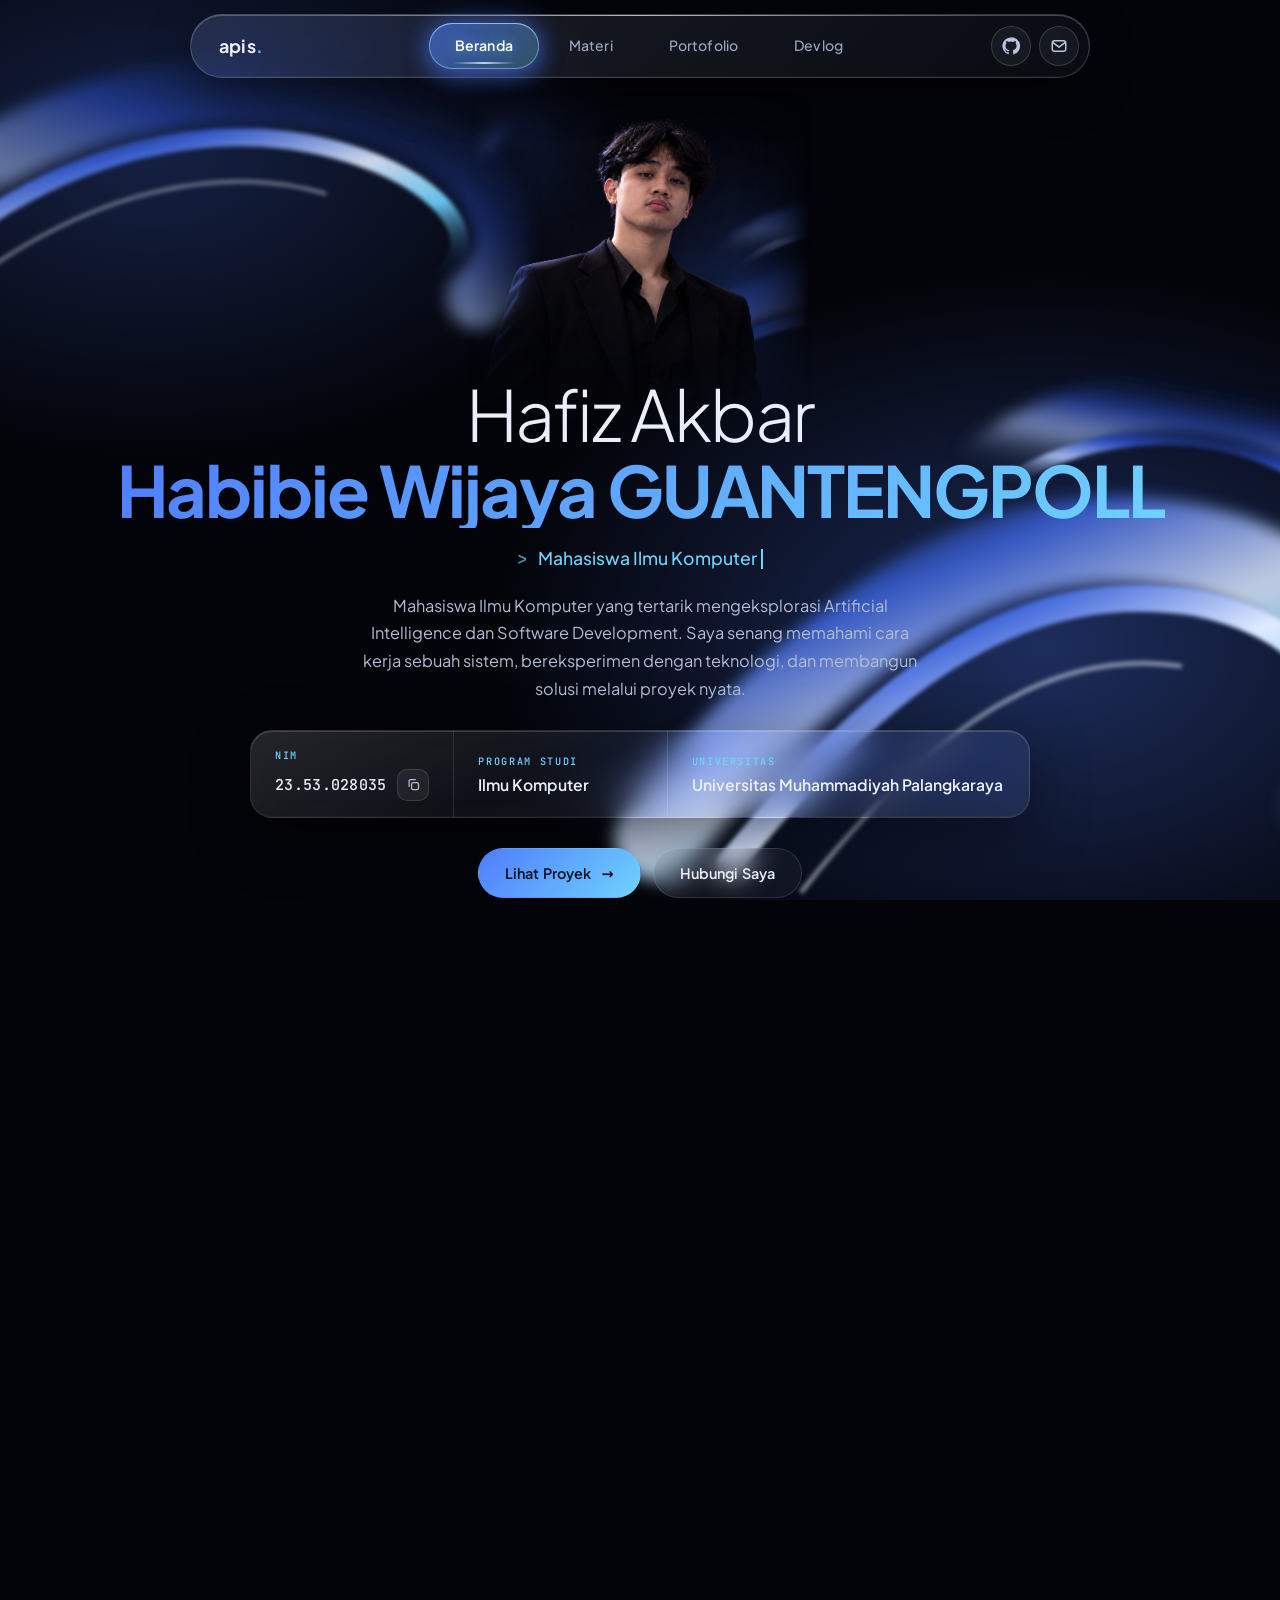
<file: index.html>
<!DOCTYPE html>
<html lang="id">
<head>
  <meta charset="UTF-8">
  <meta name="viewport" content="width=device-width, initial-scale=1.0">
  <title>Hafiz Akbar Habibie Wijaya | Portofolio</title>
  <meta name="description" content="Portofolio Hafiz Akbar Habibie Wijaya, mahasiswa Ilmu Komputer: proyek NATA (AI lokal) dan skripsi prediksi body fat dengan machine learning.">
  <meta name="theme-color" content="#06080e">
  <link rel="icon" href="assets/images/favicon.svg" type="image/svg+xml">
  <link rel="apple-touch-icon" href="assets/images/apple-touch-icon.png">
  <meta property="og:type" content="website">
  <meta property="og:site_name" content="Hafiz Akbar Habibie Wijaya">
  <meta property="og:title" content="Hafiz Akbar Habibie Wijaya | Portofolio">
  <meta property="og:description" content="Portofolio Hafiz Akbar Habibie Wijaya, mahasiswa Ilmu Komputer: proyek NATA (AI lokal) dan skripsi prediksi body fat dengan machine learning.">
  <meta property="og:url" content="https://apiss77.github.io/tugas3-cloud-23.53.028035/">
  <meta property="og:image" content="https://apiss77.github.io/tugas3-cloud-23.53.028035/assets/images/og-image.png">
  <meta property="og:image:width" content="1200">
  <meta property="og:image:height" content="630">
  <meta name="twitter:card" content="summary_large_image">
  <script>document.documentElement.classList.add("js");</script>
  <link rel="stylesheet" href="assets/css/style.css">
</head>
<body>

  <nav class="navbar" aria-label="Navigasi utama">
    <div class="nav-pil">
      <a class="brand" href="index.html">apis<b>.</b></a>
      <ul class="nav-links">
        <li><a class="aktif" aria-current="page" href="index.html">Beranda</a></li>
        <li><a href="materi.html">Materi</a></li>
        <li><a href="portofolio.html">Portofolio</a></li>
        <li><a href="devlog.html">Devlog</a></li>
      </ul>
      <div class="nav-aksi">
        <a class="nav-ik" href="https://github.com/Apiss77" target="_blank" rel="noopener noreferrer" aria-label="GitHub Apiss77 (tab baru)"><svg viewBox="0 0 24 24" fill="currentColor" aria-hidden="true"><path d="M12 .5a11.5 11.5 0 0 0-3.64 22.41c.58.1.79-.25.79-.56v-2c-3.2.7-3.88-1.37-3.88-1.37-.52-1.33-1.28-1.69-1.28-1.69-1.04-.71.08-.7.08-.7 1.15.08 1.76 1.19 1.76 1.19 1.03 1.76 2.69 1.25 3.35.96.1-.75.4-1.25.73-1.54-2.55-.29-5.24-1.28-5.24-5.69 0-1.26.45-2.28 1.19-3.09-.12-.29-.52-1.46.11-3.05 0 0 .97-.31 3.17 1.18a10.9 10.9 0 0 1 5.77 0c2.2-1.49 3.17-1.18 3.17-1.18.63 1.59.23 2.76.11 3.05.74.81 1.19 1.83 1.19 3.09 0 4.42-2.69 5.39-5.25 5.68.41.36.78 1.06.78 2.14v3.17c0 .31.21.67.8.56A11.5 11.5 0 0 0 12 .5z"/></svg></a>
        <a class="nav-ik" href="mailto:hafizakbarhabibie@gmail.com" aria-label="Kirim email"><svg viewBox="0 0 24 24" fill="none" stroke="currentColor" stroke-width="2" stroke-linecap="round" stroke-linejoin="round" aria-hidden="true"><rect x="3" y="5" width="18" height="14" rx="3"/><path d="M4 7.5l8 6 8-6"/></svg></a>
      </div>
      <button class="nav-toggle" type="button" aria-label="Buka menu" aria-expanded="false">&#9776;</button>
      <span class="progres-scroll" aria-hidden="true"><i></i></span>
    </div>
  </nav>

  <header class="hero">
    <div class="container">
      <div class="hero-foto">
        <img src="assets/images/foto-profil.jpg" width="900" height="849" fetchpriority="high" alt="Foto Hafiz Akbar Habibie Wijaya berjas hitam dengan latar biru gelap">
      </div>
      <div class="hero-teks">
        <h1 class="reveal">Hafiz Akbar <span class="aksen">Habibie Wijaya GUANTENGPOLL</span></h1>
        <p class="peran-baris reveal" style="--d:.04s"><span class="prompt" aria-hidden="true">&gt;</span><span id="peran-teks" data-frasa="Mahasiswa Ilmu Komputer|AI Enthusiast|ML Learner">Mahasiswa Ilmu Komputer &middot; AI Enthusiast &middot; ML Learner</span><span class="caret" aria-hidden="true"></span></p>
        <p class="sub reveal" style="--d:.08s">
          Mahasiswa Ilmu Komputer yang tertarik mengeksplorasi Artificial Intelligence dan Software Development.
          Saya senang memahami cara kerja sebuah sistem, bereksperimen dengan teknologi, dan membangun solusi melalui proyek nyata.
        </p>

        <div class="identitas kaca reveal" style="--d:.16s">
          <div class="id-sel">
            <span class="id-label">NIM</span>
            <div class="id-baris">
              <span class="id-nilai mono">23.53.028035</span>
              <button class="btn-salin" type="button" data-salin="23.53.028035" aria-label="Salin NIM">
                <svg class="ik-salin" viewBox="0 0 24 24" fill="none" stroke="currentColor" stroke-width="2" stroke-linecap="round" stroke-linejoin="round" aria-hidden="true"><rect x="9" y="9" width="11" height="11" rx="2.5"/><path d="M5 15V6.5A2.5 2.5 0 0 1 7.5 4H15"/></svg>
                <svg class="ik-cek" viewBox="0 0 24 24" fill="none" stroke="currentColor" stroke-width="2.6" stroke-linecap="round" stroke-linejoin="round" aria-hidden="true"><path d="M5 12.5l4.5 4.5L19 7.5"/></svg>
              </button>
            </div>
          </div>
          <div class="id-sel">
            <span class="id-label">Program Studi</span>
            <span class="id-nilai">Ilmu Komputer</span>
          </div>
          <div class="id-sel">
            <span class="id-label">Universitas</span>
            <span class="id-nilai">Universitas Muhammadiyah Palangkaraya</span>
          </div>
        </div>

        <div class="aksi reveal" style="--d:.24s">
          <button class="btn btn-utama" type="button" data-gulir="#proyek">Lihat Proyek <span class="panah">&rarr;</span></button>
          <button class="btn" type="button" data-gulir="#kontak">Hubungi Saya</button>
        </div>
      </div>
    </div>
  </header>

  <main>
    <div class="container">

      <!-- TENTANG -->
      <section class="bagian" id="tentang">
        <div class="judul-bagian reveal">
          <span class="eyebrow">Profil</span>
          <h2>About <em>me</em></h2>
        </div>
        <div class="tentang-grid">
          <div class="tentang-teks kaca reveal">
            <p>Saya menikmati proses membangun sesuatu dari awal, mulai dari memahami permasalahan, merancang sistem, hingga mengimplementasikannya. Saat ini saya mengembangkan NATA, sebuah personal AI assistant, sekaligus mengeksplorasi machine learning melalui penelitian prediksi body fat.</p>
            <ul class="chips-minat">
              <li>Kecerdasan buatan</li><li>Machine learning</li><li>Asisten AI lokal</li><li>Interpretabilitas model</li><li>Pengembangan web</li>
            </ul>
          </div>
          <ul class="belajar">
            <li class="kaca reveal"><span class="no">01</span><b>Understand the System</b><span class="ket">Memahami bagaimana setiap komponen bekerja sebelum mengembangkan sistem.</span></li>
            <li class="kaca reveal" style="--d:.06s"><span class="no">02</span><b>Build Through Iteration</b><span class="ket">Mengembangkan proyek secara bertahap melalui eksperimen dan perbaikan.</span></li>
            <li class="kaca reveal" style="--d:.12s"><span class="no">03</span><b>Evidence Over Assumptions</b><span class="ket">Mengutamakan pengujian dan evaluasi sebelum mengambil keputusan teknis.</span></li>
          </ul>
        </div>
      </section>

      <!-- SKILLS -->
      <section class="bagian" id="skill">
        <div class="judul-bagian reveal">
          <span class="eyebrow">Keahlian</span>
          <h2>Skills &amp; <em>Teknologi</em></h2>
          <p>Klik sebuah skill untuk melihat proyek yang memakainya.</p>
        </div>
        <div class="skill-wadah kaca reveal">
          <div class="skill-kolom">
            <div class="skill-grup">
              <h3>Web</h3>
              <div class="skill-list">
                <button class="skill" type="button" aria-pressed="false" data-skill="html" data-catatan="dipakai untuk membangun website portofolio ini."><i class="titik"></i>HTML</button>
                <button class="skill" type="button" aria-pressed="false" data-skill="css" data-catatan="dipakai untuk tampilan website portofolio ini, termasuk efek glassmorphism."><i class="titik"></i>CSS</button>
                <button class="skill" type="button" aria-pressed="false" data-skill="javascript" data-catatan="dipakai untuk interaksi website portofolio ini."><i class="titik"></i>JavaScript</button>
              </div>
            </div>
            <div class="skill-grup">
              <h3>AI &amp; Data</h3>
              <div class="skill-list">
                <button class="skill" type="button" aria-pressed="false" data-skill="python"><i class="titik"></i>Python</button>
                <button class="skill" type="button" aria-pressed="false" data-skill="machine-learning"><i class="titik"></i>Machine Learning</button>
                <button class="skill" type="button" aria-pressed="false" data-skill="scikit-learn"><i class="titik"></i>Scikit-learn</button>
                <button class="skill" type="button" aria-pressed="false" data-skill="llm-integration"><i class="titik"></i>LLM Integration</button>
                <button class="skill" type="button" aria-pressed="false" data-skill="shap"><i class="titik"></i>SHAP</button>
                <button class="skill" type="button" aria-pressed="false" data-skill="streamlit"><i class="titik"></i>Streamlit</button>
              </div>
            </div>
            <div class="skill-grup">
              <h3>Tools</h3>
              <div class="skill-list">
                <button class="skill" type="button" aria-pressed="false" data-skill="git"><i class="titik"></i>Git</button>
                <button class="skill" type="button" aria-pressed="false" data-skill="github-pages" data-catatan="dipakai untuk men-deploy website portofolio ini."><i class="titik"></i>GitHub Pages</button>
              </div>
            </div>
          </div>
          <p class="skill-info" id="skill-info" aria-live="polite" data-awal="Pilih skill di atas, proyek terkait akan menyala di bagian bawah.">Pilih skill di atas, proyek terkait akan menyala di bagian bawah.</p>
        </div>
      </section>

      <!-- PROYEK -->
      <section class="bagian" id="proyek">
        <div class="judul-bagian reveal">
          <span class="eyebrow">Proyek Unggulan</span>
          <h2>Yang sedang <em>saya bangun</em></h2>
        </div>
        <div class="grid dua">

          <article class="proyek kaca reveal" data-nama="NATA" data-skills="python machine-learning llm-integration git">
            <div class="proyek-visual pv-nata">
              <span class="monogram">NATA</span>
              <span class="badge">
                <svg viewBox="0 0 24 24" fill="none" stroke="currentColor" stroke-width="2.2" stroke-linecap="round" stroke-linejoin="round" aria-hidden="true"><rect x="5" y="11" width="14" height="9" rx="2"/><path d="M8 11V8a4 4 0 0 1 8 0v3"/></svg>
                Repositori privat
              </span>
            </div>
            <div class="proyek-isi">
              <h3>NATA <span class="sub-judul">Neural Adaptive Thinking Assistant</span></h3>
              <p>
                AI companion lokal yang berjalan sepenuhnya offline dan berbahasa Indonesia. Dibangun modular
                dengan sistem memori berlapis agar percakapan terasa berkesinambungan, tanpa mengirim data ke layanan luar.
              </p>
              <ul class="poin">
                <li>Arsitektur modular dengan 8 modul inti dan sistem memori 4 lapis</li>
                <li>Pencarian memori semantik memakai embedding dan basis data vektor</li>
                <li>Perencana tugas dan registry tool read-only di dalam sandbox</li>
                <li>Versi 0.5.0-alpha, Sprint 5 selesai dengan 176 tes otomatis lolos</li>
              </ul>
              <ul class="tag-list">
                <li data-skill="python">Python</li>
                <li data-skill="llm-integration">Ollama</li>
                <li>SQLite</li>
                <li>ChromaDB</li>
                <li data-skill="machine-learning">Embedding</li>
                <li data-skill="git">Git</li>
              </ul>
            </div>
          </article>

          <article class="proyek kaca reveal" style="--d:.08s" data-nama="Skripsi" data-skills="python machine-learning scikit-learn shap streamlit">
            <div class="proyek-visual pv-skripsi">
              <span class="monogram">SKRIPSI</span>
              <span class="badge"><i class="led"></i>Menuju sidang</span>
            </div>
            <div class="proyek-isi">
              <h3>Prediksi Body Fat dengan Machine Learning
                <span class="sub-judul">Regresi Linear, SelectKBest, dan interpretasi SHAP pada data antropometri</span>
              </h3>
              <p>
                Penelitian untuk memprediksi persentase lemak tubuh dari ukuran tubuh, dengan interpretasi SHAP
                agar kontribusi setiap fitur terhadap hasil prediksi bisa dijelaskan.
              </p>
              <ul class="poin">
                <li>Dataset Body Fat Prediction: 252 sampel pria dengan 15 variabel</li>
                <li>Tiga model dibandingkan: Linear Regression, Ridge, dan Random Forest</li>
                <li>Seleksi fitur SelectKBest dan evaluasi dengan validasi silang 5 lipatan</li>
                <li>Aplikasi demo interaktif dengan Streamlit</li>
              </ul>
              <ul class="tag-list">
                <li data-skill="python">Python</li>
                <li data-skill="machine-learning">Machine Learning</li>
                <li data-skill="scikit-learn">scikit-learn</li>
                <li data-skill="shap">SHAP</li>
                <li data-skill="streamlit">Streamlit</li>
              </ul>
              <a class="btn btn-utama demo" href="https://body-fat-prediction-n3m7pvrhytp3vdhnqk9arb.streamlit.app/" target="_blank" rel="noopener" data-toast="Membuka demo Streamlit (bisa butuh beberapa detik)..." aria-label="Coba demo aplikasi prediksi body fat di Streamlit">Coba Demo <span class="panah">&rarr;</span></a>
            </div>
          </article>

        </div>
      </section>

      <!-- PERJALANAN SKRIPSI -->
      <section class="bagian" id="perjalanan">
        <div class="judul-bagian reveal">
          <span class="eyebrow">Perjalanan Skripsi</span>
          <h2>Dari ide sampai <em>sidang</em></h2>
          <p>Tahapan penelitian prediksi body fat yang sudah dan sedang dijalani.</p>
        </div>
        <ol class="perjalanan">
          <li class="kaca reveal"><span class="waktu">Proposal</span><b>Ide dan proposal</b><span class="ket">Menetapkan topik prediksi body fat dari data antropometri dan menyusun BAB I sampai III.</span></li>
          <li class="kaca reveal" style="--d:.06s"><span class="waktu">Seminar</span><b>Seminar proposal</b><span class="ket">Proposal disetujui. Dosen penguji menyarankan membandingkan lebih dari satu model.</span></li>
          <li class="kaca reveal" style="--d:.12s"><span class="waktu">Perancangan</span><b>Tiga model dipilih</b><span class="ket">Linear Regression sebagai model utama, Ridge dan Random Forest sebagai pembanding.</span></li>
          <li class="kaca kini reveal" style="--d:.18s"><span class="waktu">Sekarang</span><b>Implementasi</b><span class="ket">Membangun pipeline, interpretasi SHAP, aplikasi Streamlit, dan menulis BAB IV.</span></li>
          <li class="kaca reveal" style="--d:.24s"><span class="waktu">Berikutnya</span><b>Sidang skripsi</b><span class="ket">Pembahasan akhir dan pertahanan hasil penelitian di depan penguji.</span></li>
        </ol>
      </section>

      <!-- KARAKTERISTIK ML BODY FAT -->
      <section class="bagian" id="karakter-skripsi">
        <div class="judul-bagian reveal">
          <span class="eyebrow">Karakteristik Penelitian</span>
          <h2>Machine learning <em>body fat</em></h2>
          <p>Hal-hal yang membentuk penelitian skripsi saya.</p>
        </div>
        <figure class="diagram kaca pipeline reveal" id="pipeline">
          <figcaption class="diagram-judul"><span class="eyebrow">Alur penelitian</span>Dari data sampai aplikasi</figcaption>
          <div class="pipe-kontrol">
            <div class="pipe-langkah" role="tablist" aria-label="Tahap penelitian"><button class="pipe-btn" type="button" role="tab" id="pt-0" aria-controls="pp-0" aria-selected="true" tabindex="0" data-i="0"><span class="n">01</span>Dataset</button><button class="pipe-btn" type="button" role="tab" id="pt-1" aria-controls="pp-1" aria-selected="false" tabindex="-1" data-i="1"><span class="n">02</span>Prapemrosesan</button><button class="pipe-btn" type="button" role="tab" id="pt-2" aria-controls="pp-2" aria-selected="false" tabindex="-1" data-i="2"><span class="n">03</span>Seleksi fitur</button><button class="pipe-btn" type="button" role="tab" id="pt-3" aria-controls="pp-3" aria-selected="false" tabindex="-1" data-i="3"><span class="n">04</span>Tiga model</button><button class="pipe-btn" type="button" role="tab" id="pt-4" aria-controls="pp-4" aria-selected="false" tabindex="-1" data-i="4"><span class="n">05</span>Evaluasi dan SHAP</button><button class="pipe-btn" type="button" role="tab" id="pt-5" aria-controls="pp-5" aria-selected="false" tabindex="-1" data-i="5"><span class="n">06</span>Aplikasi</button></div>
            <button class="k-btn pipe-play" type="button" aria-pressed="false"><span class="ikon-play" aria-hidden="true">&#9654;</span><span class="label-play">Putar otomatis</span></button>
          </div>
          <div class="pipe-progres" aria-hidden="true"><i></i></div>
          <div class="pipe-isi" role="tabpanel" id="pp-0" aria-labelledby="pt-0"><div><h3>Mulai dari data antropometri</h3><p class="pipe-ket">Penelitian memakai dataset Body Fat Prediction dari Kaggle: 252 sampel pria dengan 15 variabel ukuran tubuh.</p><dl class="pipe-io"><div><dt>Masuk</dt><dd>Berkas CSV mentah dari Kaggle.</dd></div><div><dt>Proses</dt><dd>Memeriksa kolom, tipe data, dan target BodyFat.</dd></div><div><dt>Keluar</dt><dd>Tabel 252 baris &times; 15 kolom.</dd></div></dl></div><div class="pipe-vis"><span class="ilustrasi">Ilustrasi</span><div class="vis-tabel" data-tabel="s1" role="img" aria-label="Ilustrasi tabel data dengan 15 kolom"></div><p class="vis-ket">Satu baris = satu orang, satu kolom = satu ukuran. Kolom <b>BodyFat</b> adalah target prediksi.</p></div></div><div class="pipe-isi" role="tabpanel" id="pp-1" aria-labelledby="pt-1" hidden><div><h3>Merapikan data sebelum dipakai</h3><p class="pipe-ket">Variabel Density tidak dipakai karena hampir menentukan BodyFat secara langsung. Sisanya diproses dengan satu preprocessor bersama.</p><dl class="pipe-io"><div><dt>Masuk</dt><dd>Tabel 15 kolom.</dd></div><div><dt>Proses</dt><dd>Membuang Density, lalu menyiapkan fitur lewat preprocessor yang sama untuk semua model.</dd></div><div><dt>Keluar</dt><dd>Fitur siap pakai dan target BodyFat.</dd></div></dl></div><div class="pipe-vis"><span class="ilustrasi">Ilustrasi</span><div class="vis-tabel" data-tabel="s2" role="img" aria-label="Ilustrasi kolom Density dibuang"></div><div class="legenda"><span class="buang" style="--lg:rgba(190,200,225,.55)">Density (dibuang)</span><span style="--lg:#6f96ff">Fitur</span><span style="--lg:#6fd3ff">Target</span></div></div></div><div class="pipe-isi" role="tabpanel" id="pp-2" aria-labelledby="pt-2" hidden><div><h3>Memilih fitur yang paling berguna</h3><p class="pipe-ket">SelectKBest memilih k fitur terbaik berdasarkan f_regression. Nilai k = 3, 5, 7, dan 10 dibandingkan, dievaluasi dengan Linear Regression.</p><dl class="pipe-io"><div><dt>Masuk</dt><dd>Fitur hasil prapemrosesan.</dd></div><div><dt>Proses</dt><dd>Menilai tiap fitur terhadap target, lalu mengambil k teratas.</dd></div><div><dt>Keluar</dt><dd>Himpunan fitur terpilih untuk tiap nilai k.</dd></div></dl></div><div class="pipe-vis"><span class="ilustrasi">Ilustrasi</span><div class="vis-tabel" data-tabel="s3" role="img" aria-label="Ilustrasi fitur terpilih"></div><div class="k-pilih" role="group" aria-label="Pilih nilai k"><button class="k-btn" type="button" data-k="3" aria-pressed="false">k = 3</button><button class="k-btn" type="button" data-k="5" aria-pressed="true">k = 5</button><button class="k-btn" type="button" data-k="7" aria-pressed="false">k = 7</button><button class="k-btn" type="button" data-k="10" aria-pressed="false">k = 10</button></div><p class="vis-ket k-info"></p></div></div><div class="pipe-isi" role="tabpanel" id="pp-3" aria-labelledby="pt-3" hidden><div><h3>Membandingkan tiga pendekatan</h3><p class="pipe-ket">Linear Regression sebagai model utama, Ridge untuk mengatasi multikolinearitas, dan Random Forest sebagai pembanding non-linear.</p><dl class="pipe-io"><div><dt>Masuk</dt><dd>Fitur terpilih.</dd></div><div><dt>Proses</dt><dd>Melatih ketiga model pada data yang sama.</dd></div><div><dt>Keluar</dt><dd>Tiga model terlatih yang siap dibandingkan.</dd></div></dl></div><div class="pipe-vis"><span class="ilustrasi">Ilustrasi</span><div class="vis-model"><div class="m-kartu utama"><svg viewBox="0 0 80 54" aria-hidden="true"><path d="M6 46L74 8" stroke="#6fd3ff" stroke-width="2.5" stroke-linecap="round"/><g fill="#9bb4ff"><circle cx="16" cy="40" r="2.5"/><circle cx="30" cy="30" r="2.5"/><circle cx="44" cy="30" r="2.5"/><circle cx="58" cy="16" r="2.5"/><circle cx="68" cy="14" r="2.5"/></g></svg><b>Linear Regression</b><small>model utama</small></div><div class="m-kartu"><svg viewBox="0 0 80 54" aria-hidden="true"><path d="M6 44C26 38 50 22 74 10" stroke="#6fd3ff" stroke-width="2.5" stroke-linecap="round" fill="none"/><path d="M6 50C26 44 50 28 74 16M6 38C26 32 50 16 74 4" stroke="#4f7cff" stroke-width="1.2" stroke-dasharray="3 3" fill="none"/></svg><b>Ridge</b><small>multikolinearitas</small></div><div class="m-kartu"><svg viewBox="0 0 80 54" aria-hidden="true"><g stroke="#6fd3ff" stroke-width="1.6" fill="#4f7cff"><path d="M40 8L20 26M40 8L60 26M20 26L10 46M20 26L30 46M60 26L50 46M60 26L70 46" fill="none"/><circle cx="40" cy="8" r="4"/><circle cx="20" cy="26" r="4"/><circle cx="60" cy="26" r="4"/></g></svg><b>Random Forest</b><small>pembanding non-linear</small></div></div><p class="vis-ket">Ketiganya diuji pada data dan prapemrosesan yang sama agar perbandingannya adil.</p></div></div><div class="pipe-isi" role="tabpanel" id="pp-4" aria-labelledby="pt-4" hidden><div><h3>Mengukur dan menjelaskan</h3><p class="pipe-ket">Model dinilai dengan MAE, MSE, RMSE, dan R&sup2; melalui validasi silang 5 lipatan. SHAP menunjukkan fitur mana yang paling memengaruhi prediksi.</p><dl class="pipe-io"><div><dt>Masuk</dt><dd>Tiga model terlatih.</dd></div><div><dt>Proses</dt><dd>Validasi silang 5 lipatan, lalu menghitung SHAP dengan explainer yang sesuai tiap model.</dd></div><div><dt>Keluar</dt><dd>Metrik perbandingan dan penjelasan prediksi.</dd></div></dl></div><div class="pipe-vis"><span class="ilustrasi">Ilustrasi</span><div class="vis-eval"><div><span class="ket-mini">Validasi silang 5 lipatan</span><div class="cv-baris"><em>1</em><i class="uji"></i><i></i><i></i><i></i><i></i></div><div class="cv-baris"><em>2</em><i></i><i class="uji"></i><i></i><i></i><i></i></div><div class="cv-baris"><em>3</em><i></i><i></i><i class="uji"></i><i></i><i></i></div><div class="cv-baris"><em>4</em><i></i><i></i><i></i><i class="uji"></i><i></i></div><div class="cv-baris"><em>5</em><i></i><i></i><i></i><i></i><i class="uji"></i></div></div><div><span class="ket-mini">Pengaruh fitur (SHAP)</span><div class="shap-baris"><i style="--w:92%"></i></div><div class="shap-baris"><i style="--w:68%"></i></div><div class="shap-baris"><i style="--w:47%"></i></div><div class="shap-baris"><i style="--w:30%"></i></div><div class="shap-baris"><i style="--w:16%"></i></div></div><ul class="metrik"><li>MAE</li><li>MSE</li><li>RMSE</li><li>R&sup2;</li></ul></div></div></div><div class="pipe-isi" role="tabpanel" id="pp-5" aria-labelledby="pt-5" hidden><div><h3>Dibuat agar bisa dicoba</h3><p class="pipe-ket">Hasil penelitian dibungkus dalam aplikasi Streamlit dengan pemilih model dan penjelasan SHAP untuk setiap prediksi.</p><dl class="pipe-io"><div><dt>Masuk</dt><dd>Model terlatih dan penjelasan SHAP.</dd></div><div><dt>Proses</dt><dd>Membangun antarmuka Streamlit.</dd></div><div><dt>Keluar</dt><dd>Aplikasi web yang bisa dicoba langsung.</dd></div></dl></div><div class="pipe-vis"><span class="ilustrasi">Ilustrasi</span><div class="vis-app"><div class="app-bar"><i></i><i></i><i></i></div><div class="app-isi"><div class="app-pilih"><span class="on">Linear Regression</span><span>Ridge</span><span>Random Forest</span></div><div class="app-slider" style="--p:62%"><span>Fitur 1</span><i></i></div><div class="app-slider" style="--p:38%"><span>Fitur 2</span><i></i></div><span class="app-tombol">Prediksi</span></div></div><a class="btn btn-utama" href="https://body-fat-prediction-n3m7pvrhytp3vdhnqk9arb.streamlit.app/" target="_blank" rel="noopener noreferrer">Coba demo</a></div></div>
        </figure>
        <div class="grid tiga">
          <div class="karakter kaca reveal"><span class="no">01</span><h3>Data antropometri</h3><p>Prediksi dari ukuran tubuh. Dataset Body Fat Prediction berisi 252 sampel pria dengan 15 variabel.</p></div>
          <div class="karakter kaca reveal" style="--d:.06s"><span class="no">02</span><h3>Tiga model pembanding</h3><p>Linear Regression sebagai model utama, Ridge untuk multikolinearitas, dan Random Forest sebagai pembanding non-linear.</p></div>
          <div class="karakter kaca reveal" style="--d:.12s"><span class="no">03</span><h3>Seleksi fitur</h3><p>SelectKBest dengan beberapa nilai k, dievaluasi memakai Linear Regression agar perbandingannya adil.</p></div>
          <div class="karakter kaca reveal"><span class="no">04</span><h3>Bisa dijelaskan</h3><p>SHAP diterapkan pada ketiga model dengan explainer yang sesuai, sehingga alasan di balik prediksi bisa dibaca.</p></div>
          <div class="karakter kaca reveal" style="--d:.06s"><span class="no">05</span><h3>Evaluasi terukur</h3><p>Dinilai dengan MAE, MSE, RMSE, dan R&sup2; melalui validasi silang 5 lipatan.</p></div>
          <div class="karakter kaca reveal" style="--d:.12s"><span class="no">06</span><h3>Siap dicoba</h3><p>Aplikasi Streamlit dengan pemilih model dan penjelasan SHAP untuk setiap prediksi.</p></div>
        </div>
      </section>

      <!-- KARAKTERISTIK NATA -->
      <section class="bagian" id="karakter-nata">
        <div class="judul-bagian reveal">
          <span class="eyebrow">Karakteristik NATA</span>
          <h2>Yang membuat <em>NATA</em> berbeda</h2>
          <p>Prinsip yang menjadi pegangan dalam membangun asisten AI lokal ini.</p>
        </div>
        <figure class="diagram kaca reveal">
          <figcaption class="diagram-judul"><span class="eyebrow">Arsitektur</span>Gambaran umum NATA</figcaption>
          <div class="arsi">
            <div class="node node-user" data-n="pengguna"><b>Pengguna</b><small>percakapan berbahasa Indonesia</small></div>
            <div class="arsi-panah" aria-hidden="true"></div>
            <div class="arsi-inti" data-n="inti">
              <div class="arsi-label">Inti NATA</div>
              <div class="arsi-grid">
                <div class="node" data-n="memori"><b>Memori berlapis</b><small>4 lapis, dengan riwayat dan tingkat keyakinan</small></div>
                <div class="node" data-n="planner"><b>Perencana tugas</b><small>graf alur kerja (DAG)</small></div>
                <div class="node" data-n="tool"><b>Registry tool</b><small>read-only di dalam sandbox</small></div>
              </div>
            </div>
            <div class="arsi-panah" aria-hidden="true"></div>
            <div class="arsi-dasar">
              <div class="node" data-n="sqlite"><b>SQLite</b><small>data terstruktur</small></div>
              <div class="node" data-n="chroma"><b>ChromaDB</b><small>pencarian vektor</small></div>
              <div class="node" data-n="ollama"><b>Ollama</b><small>model bahasa lokal</small></div>
            </div>
            <p class="arsi-catatan">Seluruh komponen berjalan lokal di perangkat pengguna, tanpa layanan luar.</p>
          <div class="sim">
            <div class="sim-kontrol">
              <div class="sim-skenario" role="group" aria-label="Pilih skenario">
                <button class="k-btn" type="button" data-sk="ingatan" aria-pressed="true">Mengingat percakapan</button>
                <button class="k-btn" type="button" data-sk="tugas" aria-pressed="false">Menyusun rencana</button>
              </div>
              <button class="btn btn-utama sim-main" type="button" aria-pressed="false"><span class="ikon-play" aria-hidden="true">&#9654;</span><span class="label-sim">Simulasikan percakapan</span></button>
            </div>
            <p class="sim-catatan">Simulasi konseptual untuk menggambarkan alur, bukan rekaman NATA yang sebenarnya.</p>
            <ol class="sim-log" aria-live="polite"></ol>
          </div>
          </div>
        </figure>
        <div class="grid tiga">
          <div class="karakter kaca reveal"><span class="no">01</span><h3>Lokal dan offline</h3><p>Berjalan di perangkat pengguna dengan model bahasa lokal. Data dan percakapan tidak dikirim ke layanan luar.</p></div>
          <div class="karakter kaca reveal" style="--d:.06s"><span class="no">02</span><h3>Memori berlapis</h3><p>Empat lapis memori dengan riwayat dan tingkat keyakinan, dilengkapi pencarian semantik.</p></div>
          <div class="karakter kaca reveal" style="--d:.12s"><span class="no">03</span><h3>Modular</h3><p>Delapan modul inti yang terpisah, sehingga fitur baru bisa ditambah bertahap tanpa merombak semuanya.</p></div>
          <div class="karakter kaca reveal"><span class="no">04</span><h3>Aman dan terjaga</h3><p>Tool berjalan read-only di dalam sandbox. Aksi yang mengubah sesuatu direncanakan baru dibuka dengan konfirmasi pengguna.</p></div>
          <div class="karakter kaca reveal" style="--d:.06s"><span class="no">05</span><h3>Beradaptasi</h3><p>Berbahasa Indonesia dan menyesuaikan gaya jawabannya dengan preferensi penggunanya.</p></div>
          <div class="karakter kaca reveal" style="--d:.12s"><span class="no">06</span><h3>Teruji</h3><p>Setiap sprint ditutup dengan tes otomatis dan benchmark pencarian memori memakai Precision@K, Recall@K, dan MRR.</p></div>
        </div>
      </section>

      <!-- DEVLOG NATA -->
      <section class="bagian" id="devlog">
        <div class="judul-bagian reveal">
          <span class="eyebrow">Devlog</span>
          <h2>Catatan pengembangan <em>NATA</em></h2>
          <p>Perkembangan terbaru NATA, dicatat per sprint.</p>
        </div>
        <div class="devlog-list">
          <a class="baris-devlog kaca reveal" href="devlog.html#sprint-6">
            <span class="tgl">Sprint 6</span><b>Sistem pengetahuan dan dokumen</b>
            <span class="kanan"><span class="status-chip rencana">Berikutnya</span><span class="tanda-panah" aria-hidden="true">&rarr;</span></span>
          </a>
          <a class="baris-devlog kaca reveal" style="--d:.06s" href="devlog.html#sprint-5">
            <span class="tgl">Sprint 5</span><b>Memori temporal, perencana tugas, dan tool aman</b>
            <span class="kanan"><span class="status-chip selesai">Selesai</span><span class="tanda-panah" aria-hidden="true">&rarr;</span></span>
          </a>
          <a class="baris-devlog kaca reveal" style="--d:.12s" href="devlog.html#sprint-4-3">
            <span class="tgl">Sprint 4.3</span><b>Pencarian memori semantik</b>
            <span class="kanan"><span class="status-chip selesai">Selesai</span><span class="tanda-panah" aria-hidden="true">&rarr;</span></span>
          </a>
        </div>
        <p class="lihat-semua reveal"><a class="btn" href="devlog.html">Lihat semua catatan <span class="panah">&rarr;</span></a></p>
      </section>

      <!-- KONTAK -->
      <section class="cta kaca reveal" id="kontak">
        <span class="eyebrow">Kontak</span>
        <h2>Mari <em>terhubung</em></h2>
        <p>Punya pertanyaan atau ingin berdiskusi soal AI dan machine learning? Silakan hubungi saya.</p>
        <div class="aksi">
          <a class="btn btn-utama" href="mailto:hafizakbarhabibie@gmail.com" data-toast="Membuka aplikasi email...">Kirim Email <span class="panah">&rarr;</span></a>
          <a class="btn" href="https://github.com/Apiss77" target="_blank" rel="noopener" data-toast="Membuka GitHub...">GitHub</a>
        </div>
        <button class="chip-aksi" type="button" data-salin="hafizakbarhabibie@gmail.com" aria-label="Salin alamat email">
          <span class="teks-email">hafizakbarhabibie@gmail.com</span><span class="label-salin">Salin</span>
        </button>
      </section>

    </div>
  </main>

  <footer class="footer">
    <div class="container">
      <div class="footer-kaca kaca">
        <div class="footer-grid">
          <div class="footer-brand">
            <a class="brand" href="index.html">apis<b>.</b></a>
            <p>Mahasiswa Ilmu Komputer yang membangun AI dan machine learning.</p>
          </div>
          <nav class="footer-kolom" aria-label="Halaman">
            <h3>Halaman</h3>
            <ul>
              <li><a href="index.html">Beranda</a></li>
              <li><a href="materi.html">Materi Komputasi Awan</a></li>
              <li><a href="portofolio.html">Portofolio Tugas</a></li>
              <li><a href="devlog.html">Devlog NATA</a></li>
            </ul>
          </nav>
          <nav class="footer-kolom" aria-label="Bagian di beranda">
            <h3>Di beranda</h3>
            <ul>
              <li><a href="index.html#tentang">About me</a></li>
              <li><a href="index.html#skill">Skills</a></li>
              <li><a href="index.html#proyek">Proyek</a></li>
              <li><a href="index.html#perjalanan">Perjalanan skripsi</a></li>
              <li><a href="index.html#kontak">Kontak</a></li>
            </ul>
          </nav>
          <div class="footer-aksi">
            <button class="btn kecil" type="button" data-atas>Kembali ke atas <span class="panah-atas">&uarr;</span></button>
            <span class="versi"><i></i>Versi 2.0</span>
          </div>
        </div>
        <div class="footer-bawah">
          <span>&copy; 2026 Hafiz Akbar Habibie Wijaya &middot; Tugas 3 Komputasi Awan &middot; UMPR</span>
          <span>Dibangun dengan HTML, CSS, dan JavaScript &middot; Di-deploy lewat GitHub Pages</span>
        </div>
      </div>
    </div>
  </footer>

  <button class="tombol-atas kaca" type="button" aria-label="Kembali ke atas">&uarr;</button>
  <script src="assets/js/script.js"></script>
</body>
</html>
</file>
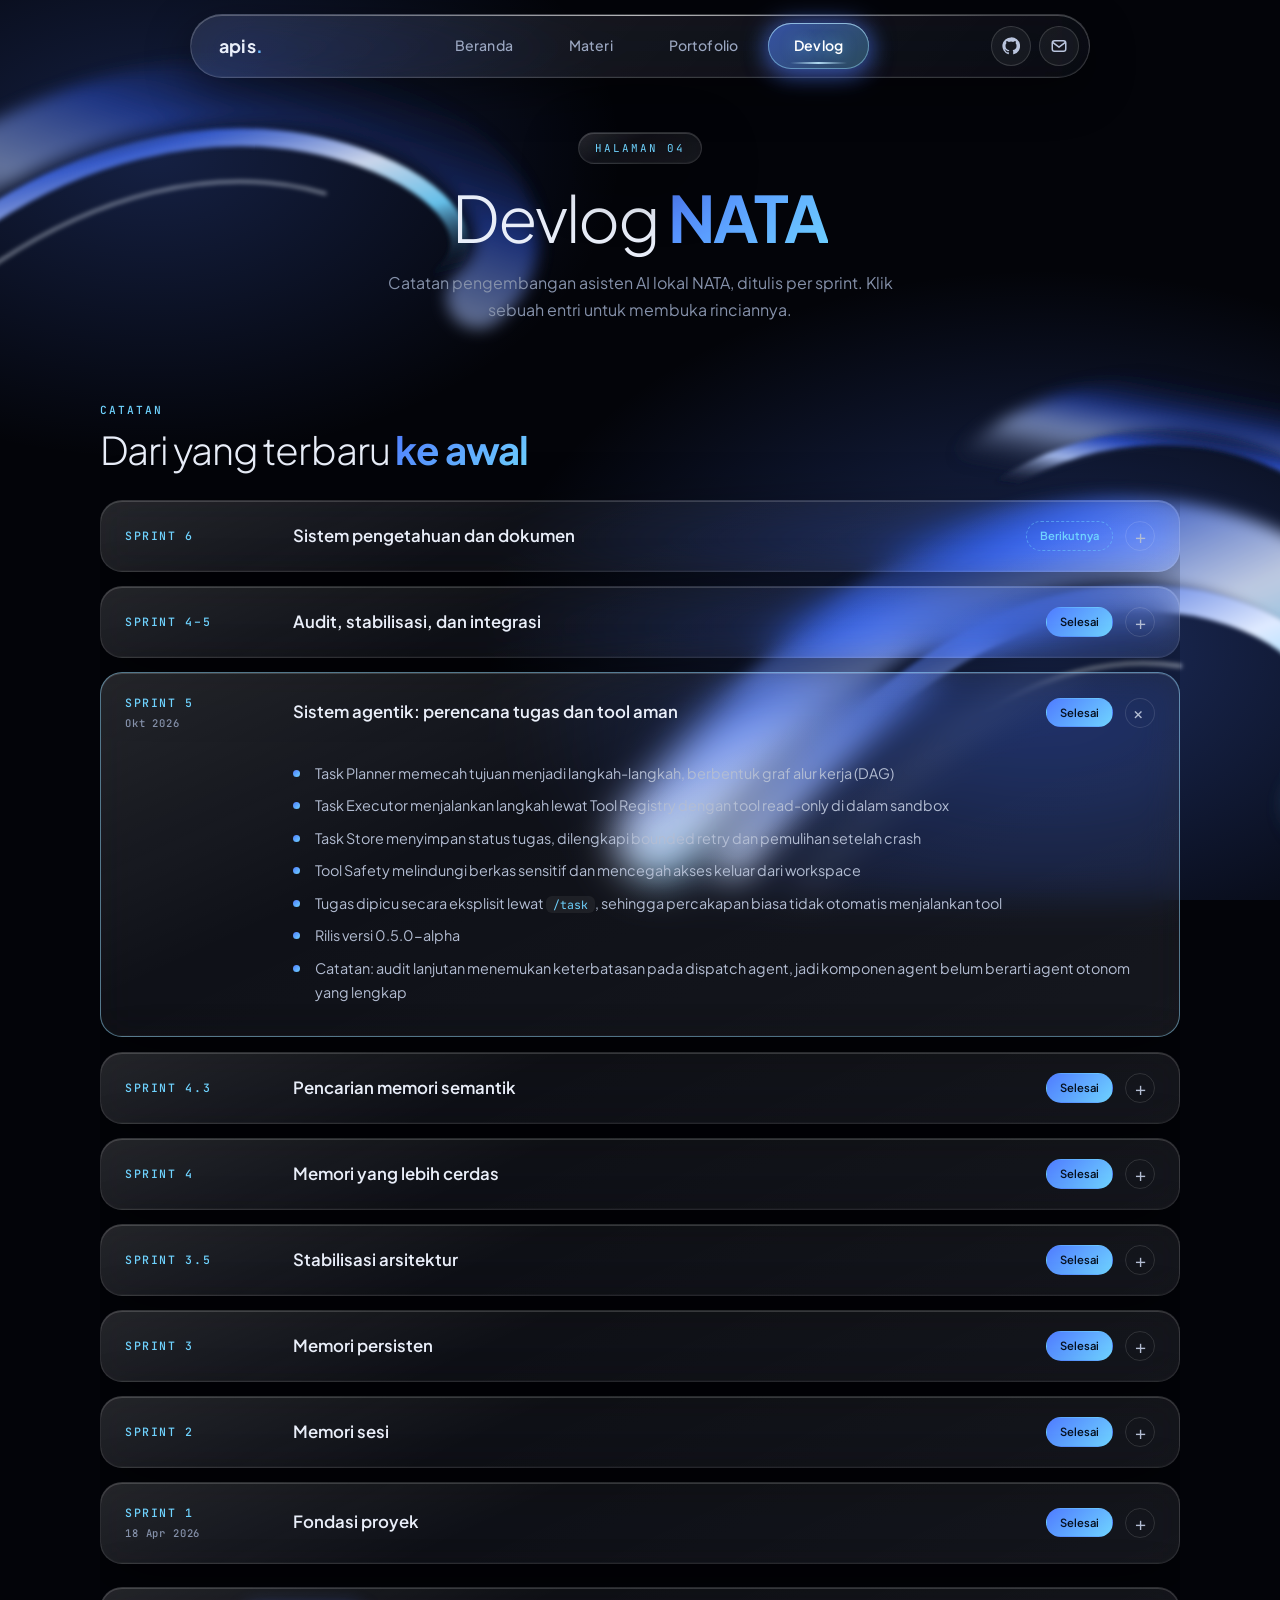
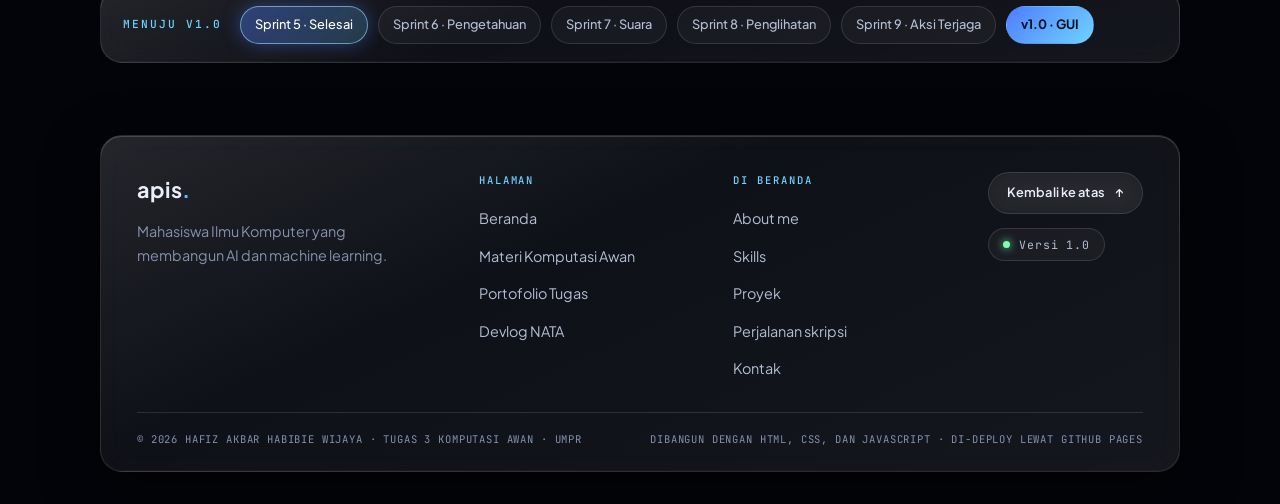
<file: devlog.html>
<!DOCTYPE html>
<html lang="id">
<head>
  <meta charset="UTF-8">
  <meta name="viewport" content="width=device-width, initial-scale=1.0">
  <title>Devlog NATA | Hafiz Akbar Habibie Wijaya</title>
  <meta name="description" content="Catatan pengembangan NATA, asisten AI lokal offline, per sprint.">
  <meta name="theme-color" content="#06080e">
  <link rel="icon" href="assets/images/favicon.svg" type="image/svg+xml">
  <link rel="apple-touch-icon" href="assets/images/apple-touch-icon.png">
  <meta property="og:type" content="website">
  <meta property="og:site_name" content="Hafiz Akbar Habibie Wijaya">
  <meta property="og:title" content="Devlog NATA | Hafiz Akbar Habibie Wijaya">
  <meta property="og:description" content="Catatan pengembangan NATA, asisten AI lokal offline, per sprint.">
  <meta property="og:url" content="https://apiss77.github.io/tugas3-cloud-23.53.028035/devlog.html">
  <meta property="og:image" content="https://apiss77.github.io/tugas3-cloud-23.53.028035/assets/images/og-image.png">
  <meta property="og:image:width" content="1200">
  <meta property="og:image:height" content="630">
  <meta name="twitter:card" content="summary_large_image">
  <script>document.documentElement.classList.add("js");</script>
  <link rel="stylesheet" href="assets/css/style.css">
</head>
<body>

  <nav class="navbar" aria-label="Navigasi utama">
    <div class="nav-pil">
      <a class="brand" href="index.html">apis<b>.</b></a>
      <ul class="nav-links">
        <li><a href="index.html">Beranda</a></li>
        <li><a href="materi.html">Materi</a></li>
        <li><a href="portofolio.html">Portofolio</a></li>
        <li><a class="aktif" aria-current="page" href="devlog.html">Devlog</a></li>
      </ul>
      <div class="nav-aksi">
        <a class="nav-ik" href="https://github.com/Apiss77" target="_blank" rel="noopener noreferrer" aria-label="GitHub Apiss77 (tab baru)"><svg viewBox="0 0 24 24" fill="currentColor" aria-hidden="true"><path d="M12 .5a11.5 11.5 0 0 0-3.64 22.41c.58.1.79-.25.79-.56v-2c-3.2.7-3.88-1.37-3.88-1.37-.52-1.33-1.28-1.69-1.28-1.69-1.04-.71.08-.7.08-.7 1.15.08 1.76 1.19 1.76 1.19 1.03 1.76 2.69 1.25 3.35.96.1-.75.4-1.25.73-1.54-2.55-.29-5.24-1.28-5.24-5.69 0-1.26.45-2.28 1.19-3.09-.12-.29-.52-1.46.11-3.05 0 0 .97-.31 3.17 1.18a10.9 10.9 0 0 1 5.77 0c2.2-1.49 3.17-1.18 3.17-1.18.63 1.59.23 2.76.11 3.05.74.81 1.19 1.83 1.19 3.09 0 4.42-2.69 5.39-5.25 5.68.41.36.78 1.06.78 2.14v3.17c0 .31.21.67.8.56A11.5 11.5 0 0 0 12 .5z"/></svg></a>
        <a class="nav-ik" href="mailto:hafizakbarhabibie@gmail.com" aria-label="Kirim email"><svg viewBox="0 0 24 24" fill="none" stroke="currentColor" stroke-width="2" stroke-linecap="round" stroke-linejoin="round" aria-hidden="true"><rect x="3" y="5" width="18" height="14" rx="3"/><path d="M4 7.5l8 6 8-6"/></svg></a>
      </div>
      <button class="nav-toggle" type="button" aria-label="Buka menu" aria-expanded="false">&#9776;</button>
      <span class="progres-scroll" aria-hidden="true"><i></i></span>
    </div>
  </nav>

  <header class="page-hero">
    <div class="container">
      <span class="tag kaca">Halaman 04</span>
      <h1>Devlog <em>NATA</em></h1>
      <p>Catatan pengembangan asisten AI lokal NATA, ditulis per sprint. Klik sebuah entri untuk membuka rinciannya.</p>
    </div>
  </header>

  <main>
    <div class="container">

      <section class="bagian">
        <div class="judul-bagian reveal">
          <span class="eyebrow">Catatan</span>
          <h2>Dari yang terbaru <em>ke awal</em></h2>
        </div>

        <!-- Cara menambah entri baru: salin satu blok <details> di bawah, tempel di paling atas daftar,
             lalu ubah id, label sprint, judul, status, dan isi poinnya. -->
        <div class="devlog-list">

          <details class="entri kaca reveal" id="sprint-6">
            <summary>
              <span class="tgl">Sprint 6</span>
              <h3>Sistem pengetahuan dan dokumen</h3>
              <span class="kanan"><span class="status-chip rencana">Berikutnya</span><span class="tanda" aria-hidden="true"></span></span>
            </summary>
            <div class="entri-isi">
              <ul class="poin">
                <li>Pemuat dokumen untuk Markdown, teks, dan PDF</li>
                <li>Pemecahan dokumen menjadi potongan (chunking) agar mudah dicari</li>
                <li>Hybrid retrieval: pencarian gabungan atas memori dan dokumen</li>
              </ul>
            </div>
          </details>

          <details class="entri kaca reveal" id="stabilisasi">
            <summary>
              <span class="tgl">Sprint 4&ndash;5</span>
              <h3>Audit, stabilisasi, dan integrasi</h3>
              <span class="kanan"><span class="status-chip selesai">Selesai</span><span class="tanda" aria-hidden="true"></span></span>
            </summary>
            <div class="entri-isi">
              <ul class="poin">
                <li>Audit dan perbaikan dituangkan dalam laporan STABILIZATION_SPRINT_4_5_REPORT.md</li>
                <li>SQLite: foreign key diaktifkan pada setiap koneksi, pengambilan metadata memori diperbaiki, dan fakta lama diarsipkan</li>
                <li>Perhitungan MRR pada evaluasi retrieval diperbaiki, dan Memory Retriever kini memakai metadata SQLite</li>
                <li>Penalti memori kedaluwarsa pada Memory Reasoner dan filter preferensi pada Personalizer diperbaiki</li>
                <li>Bounded retry pada Task Executor, keamanan berkas pada Tool Registry, dan dispatch <code>/task</code> pada Chat Engine diperkuat</li>
                <li>Hasil pengujian akhir: 215 dari 215 tes lolos (25 berkas pengujian, 24,39 detik)</li>
              </ul>
            </div>
          </details>

          <details class="entri kaca reveal" id="sprint-5" open>
            <summary>
              <span class="tgl">Sprint 5<small>Okt 2026</small></span>
              <h3>Sistem agentik: perencana tugas dan tool aman</h3>
              <span class="kanan"><span class="status-chip selesai">Selesai</span><span class="tanda" aria-hidden="true"></span></span>
            </summary>
            <div class="entri-isi">
              <ul class="poin">
                <li>Task Planner memecah tujuan menjadi langkah-langkah, berbentuk graf alur kerja (DAG)</li>
                <li>Task Executor menjalankan langkah lewat Tool Registry dengan tool read-only di dalam sandbox</li>
                <li>Task Store menyimpan status tugas, dilengkapi bounded retry dan pemulihan setelah crash</li>
                <li>Tool Safety melindungi berkas sensitif dan mencegah akses keluar dari workspace</li>
                <li>Tugas dipicu secara eksplisit lewat <code>/task</code>, sehingga percakapan biasa tidak otomatis menjalankan tool</li>
                <li>Rilis versi 0.5.0-alpha</li>
                <li>Catatan: audit lanjutan menemukan keterbatasan pada dispatch agent, jadi komponen agent belum berarti agent otonom yang lengkap</li>
              </ul>
            </div>
          </details>

          <details class="entri kaca reveal" id="sprint-4-3">
            <summary>
              <span class="tgl">Sprint 4.3</span>
              <h3>Pencarian memori semantik</h3>
              <span class="kanan"><span class="status-chip selesai">Selesai</span><span class="tanda" aria-hidden="true"></span></span>
            </summary>
            <div class="entri-isi">
              <ul class="poin">
                <li>Pencarian memori naik kelas dari pencocokan kata kunci ke vector embeddings (all-MiniLM-L6-v2 dengan ChromaDB)</li>
                <li>Perbaikan MemoryRepository berbasis SQLite: upsert lewat ON CONFLICT dan penutupan kebocoran koneksi</li>
                <li>Model embedding multibahasa (multilingual-e5-small) dicatat untuk dievaluasi kemudian</li>
              </ul>
            </div>
          </details>

          <details class="entri kaca reveal" id="sprint-4">
            <summary>
              <span class="tgl">Sprint 4</span>
              <h3>Memori yang lebih cerdas</h3>
              <span class="kanan"><span class="status-chip selesai">Selesai</span><span class="tanda" aria-hidden="true"></span></span>
            </summary>
            <div class="entri-isi">
              <ul class="poin">
                <li>Confidence evaluation: menilai tingkat kepercayaan informasi dari sumber dan status verifikasinya</li>
                <li>Memory provenance: mencatat asal-usul informasi yang tersimpan</li>
                <li>Temporal memory: fakta yang berubah dipindahkan ke riwayat dengan status superseded, bukan dihapus</li>
                <li>Memory Reasoner dan preference personalization untuk memilih informasi yang layak dipakai dalam konteks</li>
                <li>Benchmark pencarian memori secara offline dengan Precision@K, Recall@K, dan MRR</li>
              </ul>
            </div>
          </details>

          <details class="entri kaca reveal" id="sprint-3-5">
            <summary>
              <span class="tgl">Sprint 3.5</span>
              <h3>Stabilisasi arsitektur</h3>
              <span class="kanan"><span class="status-chip selesai">Selesai</span><span class="tanda" aria-hidden="true"></span></span>
            </summary>
            <div class="entri-isi">
              <ul class="poin">
                <li>Masalah yang ditemukan: output Qwen3 dengan tag &lt;think&gt; merusak ekstraksi JSON, startup tidak lewat Application, implementasi embedding dan ChromaDB terduplikasi, serta path database bergantung pada working directory</li>
                <li>Perbaikan: lifecycle Application, pembersihan tag &lt;think&gt; dan JSON fence, penggabungan layanan duplikat, dan fallback metadata lama pada ChromaDB</li>
                <li>Automated test suite pertama: 42 dari 42 tes lolos dalam 8,81 detik</li>
                <li>Baseline pengembangan 0.3.5 (bukan rilis resmi GitHub)</li>
              </ul>
            </div>
          </details>

          <details class="entri kaca reveal" id="sprint-3">
            <summary>
              <span class="tgl">Sprint 3</span>
              <h3>Memori persisten</h3>
              <span class="kanan"><span class="status-chip selesai">Selesai</span><span class="tanda" aria-hidden="true"></span></span>
            </summary>
            <div class="entri-isi">
              <ul class="poin">
                <li>Fakta penting tentang pengguna disimpan permanen dan bisa dipakai di percakapan berikutnya</li>
                <li>Penyimpanan ganda: SQLite untuk data terstruktur dan ChromaDB untuk representasi vektor</li>
                <li>Pencarian semantik dengan SentenceTransformer, dilengkapi Memory Extractor, Writer, Retriever, dan Reasoner</li>
                <li>Milestone versi 0.3.0</li>
              </ul>
            </div>
          </details>

          <details class="entri kaca reveal" id="sprint-2">
            <summary>
              <span class="tgl">Sprint 2</span>
              <h3>Memori sesi</h3>
              <span class="kanan"><span class="status-chip selesai">Selesai</span><span class="tanda" aria-hidden="true"></span></span>
            </summary>
            <div class="entri-isi">
              <ul class="poin">
                <li>NATA mempertahankan konteks percakapan dalam satu sesi lewat Session Manager dan riwayat percakapan</li>
                <li>Pesan pengguna dan respons asisten disimpan, lalu dikirim sebagai konteks ke LLM</li>
                <li>Menjadi dasar sebelum dikembangkan menjadi memori jangka panjang</li>
                <li>Milestone ditandai tag v0.2.0</li>
              </ul>
            </div>
          </details>

          <details class="entri kaca reveal" id="awal">
            <summary>
              <span class="tgl">Sprint 1<small>18 Apr 2026</small></span>
              <h3>Fondasi proyek</h3>
              <span class="kanan"><span class="status-chip selesai">Selesai</span><span class="tanda" aria-hidden="true"></span></span>
            </summary>
            <div class="entri-isi">
              <ul class="poin">
                <li>NATA dimulai sebagai AI companion lokal dan offline berbasis Python, dengan Ollama dan model Qwen</li>
                <li>Percakapan dasar lewat antarmuka terminal (CLI), dengan identitas NATA ditentukan lewat system prompt</li>
                <li>Arsitektur modular dengan 8 modul inti dan sistem memori 4 lapis</li>
                <li>Stack awal: Python, Ollama, dan SQLite</li>
              </ul>
            </div>
          </details>

        </div>

        <div class="roadmap kaca reveal">
          <span class="eyebrow">Menuju v1.0</span>
          <ul>
            <li class="selesai">Sprint 5 &middot; Selesai</li>
            <li>Sprint 6 &middot; Pengetahuan</li>
            <li>Sprint 7 &middot; Suara</li>
            <li>Sprint 8 &middot; Penglihatan</li>
            <li>Sprint 9 &middot; Aksi Terjaga</li>
            <li class="tujuan">v1.0 &middot; GUI</li>
          </ul>
        </div>
      </section>

    </div>
  </main>

  <footer class="footer">
    <div class="container">
      <div class="footer-kaca kaca">
        <div class="footer-grid">
          <div class="footer-brand">
            <a class="brand" href="index.html">apis<b>.</b></a>
            <p>Mahasiswa Ilmu Komputer yang membangun AI dan machine learning.</p>
          </div>
          <nav class="footer-kolom" aria-label="Halaman">
            <h3>Halaman</h3>
            <ul>
              <li><a href="index.html">Beranda</a></li>
              <li><a href="materi.html">Materi Komputasi Awan</a></li>
              <li><a href="portofolio.html">Portofolio Tugas</a></li>
              <li><a href="devlog.html">Devlog NATA</a></li>
            </ul>
          </nav>
          <nav class="footer-kolom" aria-label="Bagian di beranda">
            <h3>Di beranda</h3>
            <ul>
              <li><a href="index.html#tentang">About me</a></li>
              <li><a href="index.html#skill">Skills</a></li>
              <li><a href="index.html#proyek">Proyek</a></li>
              <li><a href="index.html#perjalanan">Perjalanan skripsi</a></li>
              <li><a href="index.html#kontak">Kontak</a></li>
            </ul>
          </nav>
          <div class="footer-aksi">
            <button class="btn kecil" type="button" data-atas>Kembali ke atas <span class="panah-atas">&uarr;</span></button>
            <span class="versi"><i></i>Versi 1.0</span>
          </div>
        </div>
        <div class="footer-bawah">
          <span>&copy; 2026 Hafiz Akbar Habibie Wijaya &middot; Tugas 3 Komputasi Awan &middot; UMPR</span>
          <span>Dibangun dengan HTML, CSS, dan JavaScript &middot; Di-deploy lewat GitHub Pages</span>
        </div>
      </div>
    </div>
  </footer>

  <button class="tombol-atas kaca" type="button" aria-label="Kembali ke atas">&uarr;</button>
  <script src="assets/js/script.js"></script>
</body>
</html>
</file>
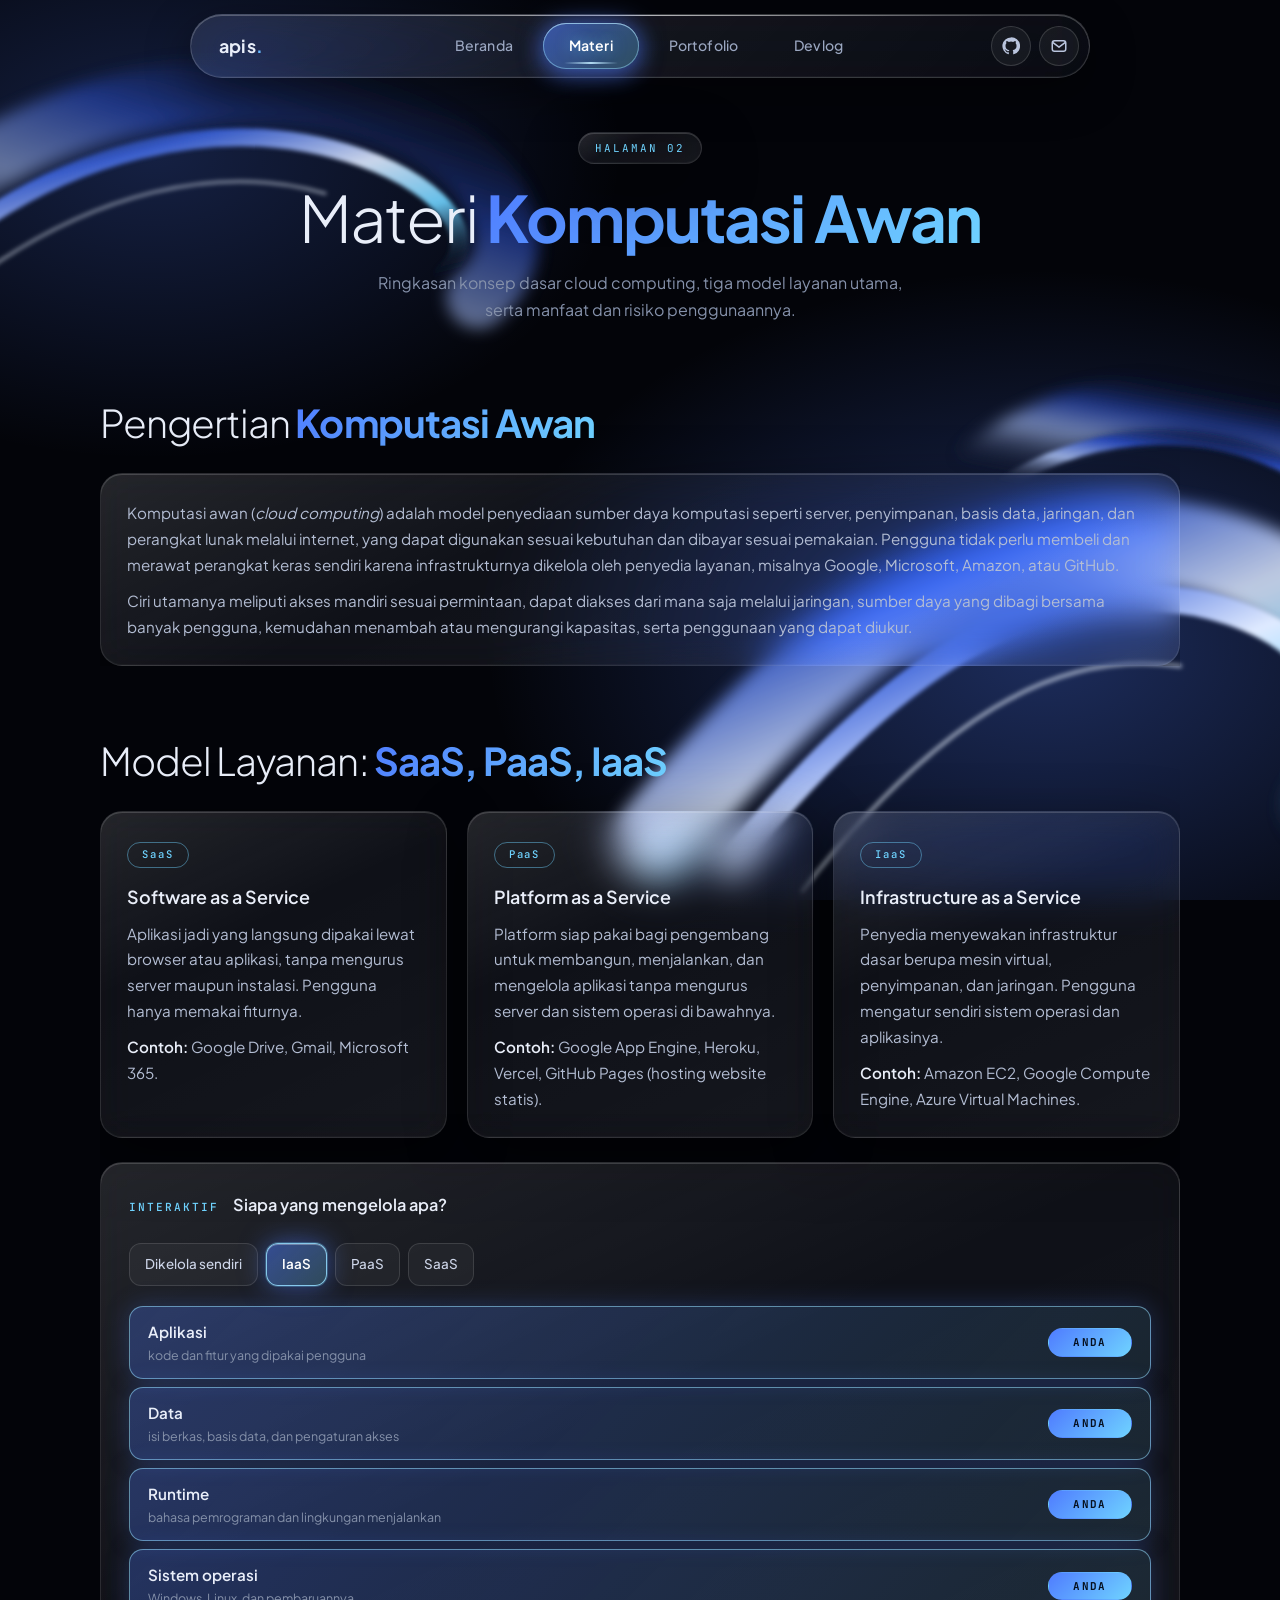
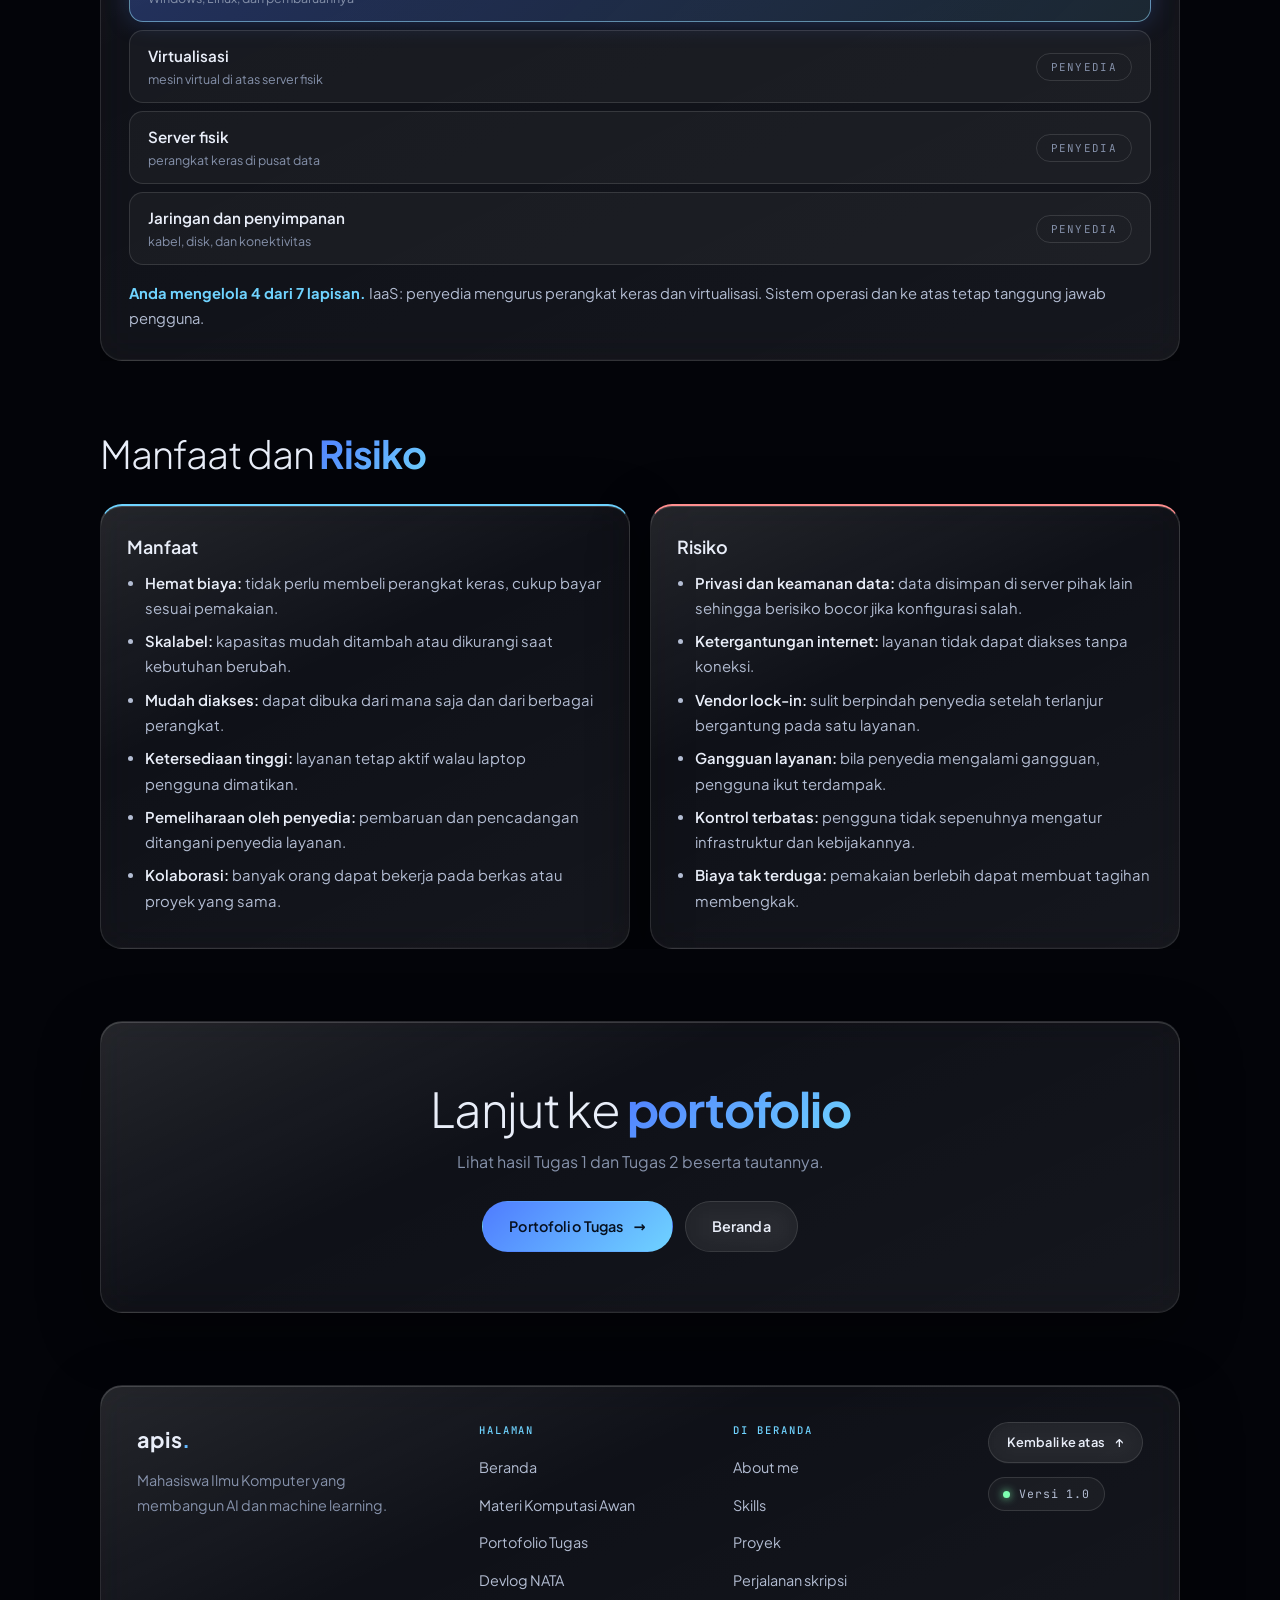
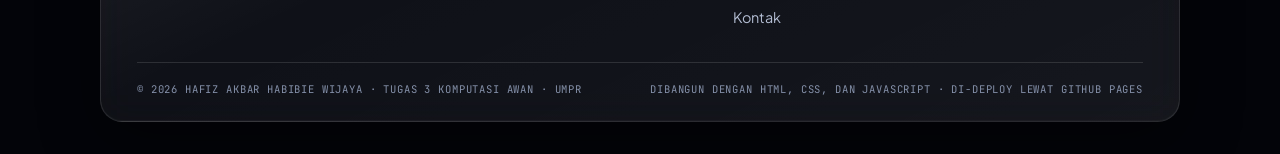
<file: materi.html>
<!DOCTYPE html>
<html lang="id">
<head>
  <meta charset="UTF-8">
  <meta name="viewport" content="width=device-width, initial-scale=1.0">
  <title>Materi Komputasi Awan | Hafiz Akbar Habibie Wijaya</title>
  <meta name="description" content="Pengertian komputasi awan, model layanan SaaS, PaaS, IaaS, serta manfaat dan risikonya.">
  <meta name="theme-color" content="#06080e">
  <link rel="icon" href="assets/images/favicon.svg" type="image/svg+xml">
  <link rel="apple-touch-icon" href="assets/images/apple-touch-icon.png">
  <meta property="og:type" content="website">
  <meta property="og:site_name" content="Hafiz Akbar Habibie Wijaya">
  <meta property="og:title" content="Materi Komputasi Awan | Hafiz Akbar Habibie Wijaya">
  <meta property="og:description" content="Pengertian komputasi awan, model layanan SaaS, PaaS, IaaS, serta manfaat dan risikonya.">
  <meta property="og:url" content="https://apiss77.github.io/tugas3-cloud-23.53.028035/materi.html">
  <meta property="og:image" content="https://apiss77.github.io/tugas3-cloud-23.53.028035/assets/images/og-image.png">
  <meta property="og:image:width" content="1200">
  <meta property="og:image:height" content="630">
  <meta name="twitter:card" content="summary_large_image">
  <script>document.documentElement.classList.add("js");</script>
  <link rel="stylesheet" href="assets/css/style.css">
</head>
<body>

  <nav class="navbar" aria-label="Navigasi utama">
    <div class="nav-pil">
      <a class="brand" href="index.html">apis<b>.</b></a>
      <ul class="nav-links">
        <li><a href="index.html">Beranda</a></li>
        <li><a class="aktif" aria-current="page" href="materi.html">Materi</a></li>
        <li><a href="portofolio.html">Portofolio</a></li>
        <li><a href="devlog.html">Devlog</a></li>
      </ul>
      <div class="nav-aksi">
        <a class="nav-ik" href="https://github.com/Apiss77" target="_blank" rel="noopener noreferrer" aria-label="GitHub Apiss77 (tab baru)"><svg viewBox="0 0 24 24" fill="currentColor" aria-hidden="true"><path d="M12 .5a11.5 11.5 0 0 0-3.64 22.41c.58.1.79-.25.79-.56v-2c-3.2.7-3.88-1.37-3.88-1.37-.52-1.33-1.28-1.69-1.28-1.69-1.04-.71.08-.7.08-.7 1.15.08 1.76 1.19 1.76 1.19 1.03 1.76 2.69 1.25 3.35.96.1-.75.4-1.25.73-1.54-2.55-.29-5.24-1.28-5.24-5.69 0-1.26.45-2.28 1.19-3.09-.12-.29-.52-1.46.11-3.05 0 0 .97-.31 3.17 1.18a10.9 10.9 0 0 1 5.77 0c2.2-1.49 3.17-1.18 3.17-1.18.63 1.59.23 2.76.11 3.05.74.81 1.19 1.83 1.19 3.09 0 4.42-2.69 5.39-5.25 5.68.41.36.78 1.06.78 2.14v3.17c0 .31.21.67.8.56A11.5 11.5 0 0 0 12 .5z"/></svg></a>
        <a class="nav-ik" href="mailto:hafizakbarhabibie@gmail.com" aria-label="Kirim email"><svg viewBox="0 0 24 24" fill="none" stroke="currentColor" stroke-width="2" stroke-linecap="round" stroke-linejoin="round" aria-hidden="true"><rect x="3" y="5" width="18" height="14" rx="3"/><path d="M4 7.5l8 6 8-6"/></svg></a>
      </div>
      <button class="nav-toggle" type="button" aria-label="Buka menu" aria-expanded="false">&#9776;</button>
      <span class="progres-scroll" aria-hidden="true"><i></i></span>
    </div>
  </nav>

  <header class="page-hero">
    <div class="container">
      <span class="tag kaca">Halaman 02</span>
      <h1>Materi <em>Komputasi Awan</em></h1>
      <p>Ringkasan konsep dasar cloud computing, tiga model layanan utama, serta manfaat dan risiko penggunaannya.</p>
    </div>
  </header>

  <main>
    <div class="container">

      <section class="bagian">
        <div class="judul-bagian reveal"><h2>Pengertian <em>Komputasi Awan</em></h2></div>
        <div class="kartu kaca reveal">
          <p>
            Komputasi awan (<i>cloud computing</i>) adalah model penyediaan sumber daya komputasi seperti
            server, penyimpanan, basis data, jaringan, dan perangkat lunak melalui internet, yang dapat
            digunakan sesuai kebutuhan dan dibayar sesuai pemakaian. Pengguna tidak perlu membeli dan
            merawat perangkat keras sendiri karena infrastrukturnya dikelola oleh penyedia layanan,
            misalnya Google, Microsoft, Amazon, atau GitHub.
          </p>
          <p>
            Ciri utamanya meliputi akses mandiri sesuai permintaan, dapat diakses dari mana saja melalui
            jaringan, sumber daya yang dibagi bersama banyak pengguna, kemudahan menambah atau mengurangi
            kapasitas, serta penggunaan yang dapat diukur.
          </p>
        </div>
      </section>

      <section class="bagian">
        <div class="judul-bagian reveal"><h2>Model Layanan: <em>SaaS, PaaS, IaaS</em></h2></div>
        <div class="grid tiga">
          <div class="kartu kaca reveal">
            <span class="label">SaaS</span>
            <h3>Software as a Service</h3>
            <p>Aplikasi jadi yang langsung dipakai lewat browser atau aplikasi, tanpa mengurus server maupun instalasi. Pengguna hanya memakai fiturnya.</p>
            <p><strong>Contoh:</strong> Google Drive, Gmail, Microsoft 365.</p>
          </div>
          <div class="kartu kaca reveal" style="--d:.08s">
            <span class="label">PaaS</span>
            <h3>Platform as a Service</h3>
            <p>Platform siap pakai bagi pengembang untuk membangun, menjalankan, dan mengelola aplikasi tanpa mengurus server dan sistem operasi di bawahnya.</p>
            <p><strong>Contoh:</strong> Google App Engine, Heroku, Vercel, GitHub Pages (hosting website statis).</p>
          </div>
          <div class="kartu kaca reveal" style="--d:.16s">
            <span class="label">IaaS</span>
            <h3>Infrastructure as a Service</h3>
            <p>Penyedia menyewakan infrastruktur dasar berupa mesin virtual, penyimpanan, dan jaringan. Pengguna mengatur sendiri sistem operasi dan aplikasinya.</p>
            <p><strong>Contoh:</strong> Amazon EC2, Google Compute Engine, Azure Virtual Machines.</p>
          </div>
        </div>
        <figure class="kaca model-peta reveal" id="peta-model">
          <figcaption class="diagram-judul"><span class="eyebrow">Interaktif</span>Siapa yang mengelola apa?</figcaption>
          <div class="model-pilih" role="group" aria-label="Pilih model layanan">
            <button class="k-btn" type="button" data-model="onprem" aria-pressed="false">Dikelola sendiri</button>
            <button class="k-btn" type="button" data-model="iaas" aria-pressed="true">IaaS</button>
            <button class="k-btn" type="button" data-model="paas" aria-pressed="false">PaaS</button>
            <button class="k-btn" type="button" data-model="saas" aria-pressed="false">SaaS</button>
          </div>
          <ol class="lapis-daftar">
              <li class="lapis anda" data-lapis="aplikasi"><span class="lapis-nama"><b>Aplikasi</b><small>kode dan fitur yang dipakai pengguna</small></span><span class="lapis-pemilik">Anda</span></li>
              <li class="lapis anda" data-lapis="data"><span class="lapis-nama"><b>Data</b><small>isi berkas, basis data, dan pengaturan akses</small></span><span class="lapis-pemilik">Anda</span></li>
              <li class="lapis anda" data-lapis="runtime"><span class="lapis-nama"><b>Runtime</b><small>bahasa pemrograman dan lingkungan menjalankan</small></span><span class="lapis-pemilik">Anda</span></li>
              <li class="lapis anda" data-lapis="os"><span class="lapis-nama"><b>Sistem operasi</b><small>Windows, Linux, dan pembaruannya</small></span><span class="lapis-pemilik">Anda</span></li>
              <li class="lapis penyedia" data-lapis="virt"><span class="lapis-nama"><b>Virtualisasi</b><small>mesin virtual di atas server fisik</small></span><span class="lapis-pemilik">Penyedia</span></li>
              <li class="lapis penyedia" data-lapis="server"><span class="lapis-nama"><b>Server fisik</b><small>perangkat keras di pusat data</small></span><span class="lapis-pemilik">Penyedia</span></li>
              <li class="lapis penyedia" data-lapis="jaringan"><span class="lapis-nama"><b>Jaringan dan penyimpanan</b><small>kabel, disk, dan konektivitas</small></span><span class="lapis-pemilik">Penyedia</span></li>
          </ol>
          <p class="model-ringkas" aria-live="polite"></p>
        </figure>
      </section>

      <section class="bagian">
        <div class="judul-bagian reveal"><h2>Manfaat dan <em>Risiko</em></h2></div>
        <div class="grid dua">
          <div class="kartu kaca manfaat reveal">
            <h3>Manfaat</h3>
            <ul>
              <li><strong>Hemat biaya:</strong> tidak perlu membeli perangkat keras, cukup bayar sesuai pemakaian.</li>
              <li><strong>Skalabel:</strong> kapasitas mudah ditambah atau dikurangi saat kebutuhan berubah.</li>
              <li><strong>Mudah diakses:</strong> dapat dibuka dari mana saja dan dari berbagai perangkat.</li>
              <li><strong>Ketersediaan tinggi:</strong> layanan tetap aktif walau laptop pengguna dimatikan.</li>
              <li><strong>Pemeliharaan oleh penyedia:</strong> pembaruan dan pencadangan ditangani penyedia layanan.</li>
              <li><strong>Kolaborasi:</strong> banyak orang dapat bekerja pada berkas atau proyek yang sama.</li>
            </ul>
          </div>
          <div class="kartu kaca risiko reveal" style="--d:.08s">
            <h3>Risiko</h3>
            <ul>
              <li><strong>Privasi dan keamanan data:</strong> data disimpan di server pihak lain sehingga berisiko bocor jika konfigurasi salah.</li>
              <li><strong>Ketergantungan internet:</strong> layanan tidak dapat diakses tanpa koneksi.</li>
              <li><strong>Vendor lock-in:</strong> sulit berpindah penyedia setelah terlanjur bergantung pada satu layanan.</li>
              <li><strong>Gangguan layanan:</strong> bila penyedia mengalami gangguan, pengguna ikut terdampak.</li>
              <li><strong>Kontrol terbatas:</strong> pengguna tidak sepenuhnya mengatur infrastruktur dan kebijakannya.</li>
              <li><strong>Biaya tak terduga:</strong> pemakaian berlebih dapat membuat tagihan membengkak.</li>
            </ul>
          </div>
        </div>
      </section>

      <section class="cta kaca reveal">
        <h2>Lanjut ke <em>portofolio</em></h2>
        <p>Lihat hasil Tugas 1 dan Tugas 2 beserta tautannya.</p>
        <div class="aksi">
          <a class="btn btn-utama" href="portofolio.html">Portofolio Tugas <span class="panah">&rarr;</span></a>
          <a class="btn" href="index.html">Beranda</a>
        </div>
      </section>

    </div>
  </main>

  <footer class="footer">
    <div class="container">
      <div class="footer-kaca kaca">
        <div class="footer-grid">
          <div class="footer-brand">
            <a class="brand" href="index.html">apis<b>.</b></a>
            <p>Mahasiswa Ilmu Komputer yang membangun AI dan machine learning.</p>
          </div>
          <nav class="footer-kolom" aria-label="Halaman">
            <h3>Halaman</h3>
            <ul>
              <li><a href="index.html">Beranda</a></li>
              <li><a href="materi.html">Materi Komputasi Awan</a></li>
              <li><a href="portofolio.html">Portofolio Tugas</a></li>
              <li><a href="devlog.html">Devlog NATA</a></li>
            </ul>
          </nav>
          <nav class="footer-kolom" aria-label="Bagian di beranda">
            <h3>Di beranda</h3>
            <ul>
              <li><a href="index.html#tentang">About me</a></li>
              <li><a href="index.html#skill">Skills</a></li>
              <li><a href="index.html#proyek">Proyek</a></li>
              <li><a href="index.html#perjalanan">Perjalanan skripsi</a></li>
              <li><a href="index.html#kontak">Kontak</a></li>
            </ul>
          </nav>
          <div class="footer-aksi">
            <button class="btn kecil" type="button" data-atas>Kembali ke atas <span class="panah-atas">&uarr;</span></button>
            <span class="versi"><i></i>Versi 1.0</span>
          </div>
        </div>
        <div class="footer-bawah">
          <span>&copy; 2026 Hafiz Akbar Habibie Wijaya &middot; Tugas 3 Komputasi Awan &middot; UMPR</span>
          <span>Dibangun dengan HTML, CSS, dan JavaScript &middot; Di-deploy lewat GitHub Pages</span>
        </div>
      </div>
    </div>
  </footer>

  <button class="tombol-atas kaca" type="button" aria-label="Kembali ke atas">&uarr;</button>
  <script src="assets/js/script.js"></script>
</body>
</html>
</file>
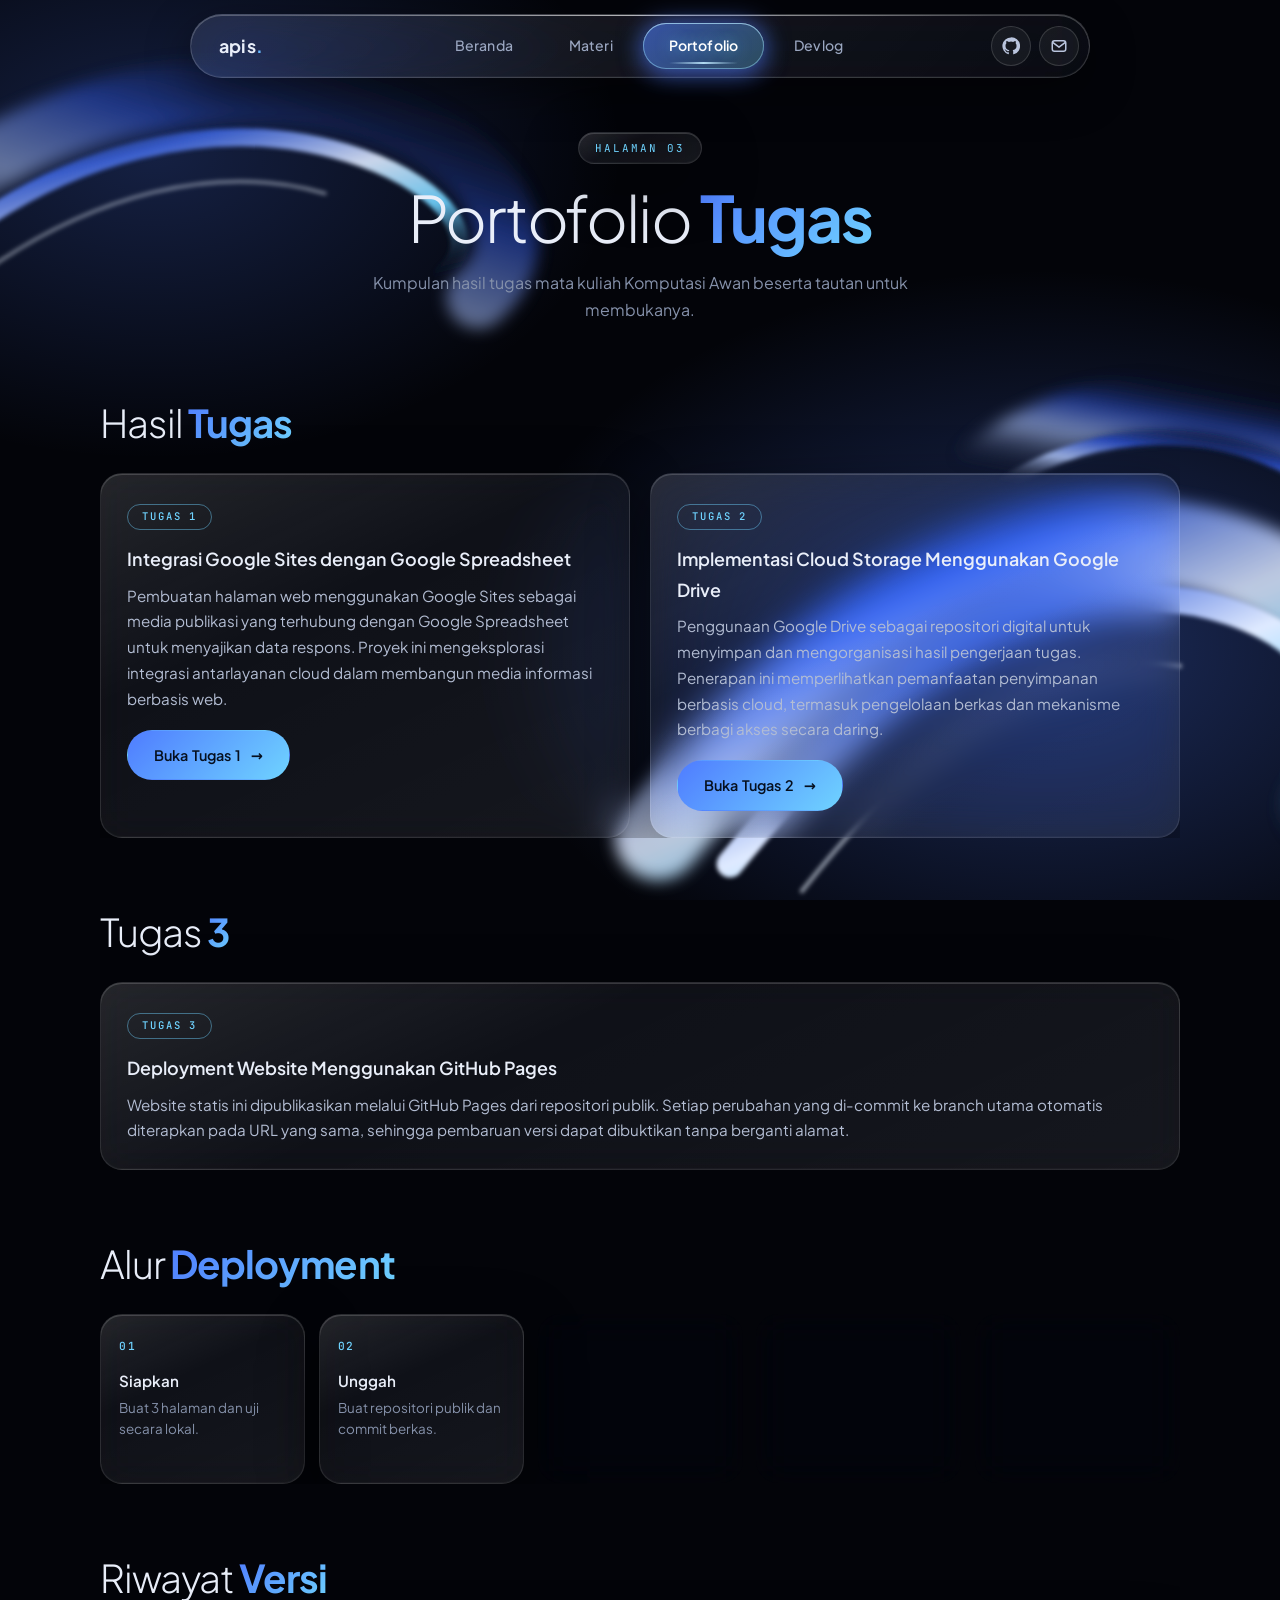
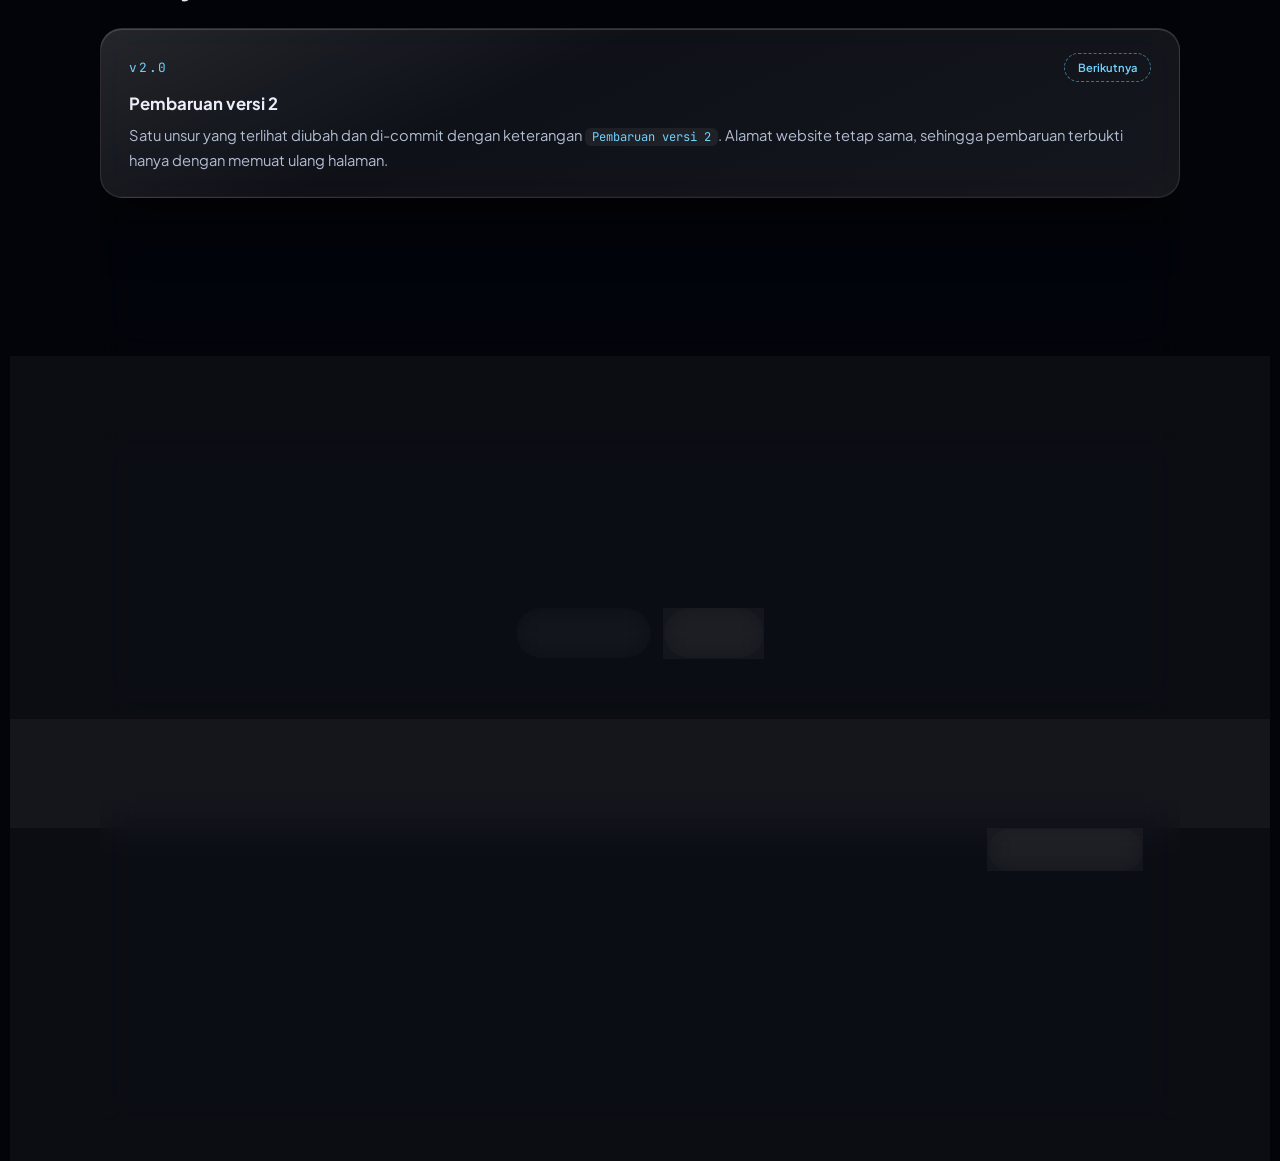
<file: portofolio.html>
<!DOCTYPE html>
<html lang="id">
<head>
  <meta charset="UTF-8">
  <meta name="viewport" content="width=device-width, initial-scale=1.0">
  <title>Portofolio Tugas | Hafiz Akbar Habibie Wijaya</title>
  <meta name="description" content="Ringkasan dan tautan hasil Tugas 1 dan Tugas 2 mata kuliah Komputasi Awan.">
  <meta name="theme-color" content="#06080e">
  <link rel="icon" href="assets/images/favicon.svg" type="image/svg+xml">
  <link rel="apple-touch-icon" href="assets/images/apple-touch-icon.png">
  <meta property="og:type" content="website">
  <meta property="og:site_name" content="Hafiz Akbar Habibie Wijaya">
  <meta property="og:title" content="Portofolio Tugas | Hafiz Akbar Habibie Wijaya">
  <meta property="og:description" content="Ringkasan dan tautan hasil Tugas 1 dan Tugas 2 mata kuliah Komputasi Awan.">
  <meta property="og:url" content="https://apiss77.github.io/tugas3-cloud-23.53.028035/portofolio.html">
  <meta property="og:image" content="https://apiss77.github.io/tugas3-cloud-23.53.028035/assets/images/og-image.png">
  <meta property="og:image:width" content="1200">
  <meta property="og:image:height" content="630">
  <meta name="twitter:card" content="summary_large_image">
  <script>document.documentElement.classList.add("js");</script>
  <link rel="stylesheet" href="assets/css/style.css">
</head>
<body>

  <nav class="navbar" aria-label="Navigasi utama">
    <div class="nav-pil">
      <a class="brand" href="index.html">apis<b>.</b></a>
      <ul class="nav-links">
        <li><a href="index.html">Beranda</a></li>
        <li><a href="materi.html">Materi</a></li>
        <li><a class="aktif" aria-current="page" href="portofolio.html">Portofolio</a></li>
        <li><a href="devlog.html">Devlog</a></li>
      </ul>
      <div class="nav-aksi">
        <a class="nav-ik" href="https://github.com/Apiss77" target="_blank" rel="noopener noreferrer" aria-label="GitHub Apiss77 (tab baru)"><svg viewBox="0 0 24 24" fill="currentColor" aria-hidden="true"><path d="M12 .5a11.5 11.5 0 0 0-3.64 22.41c.58.1.79-.25.79-.56v-2c-3.2.7-3.88-1.37-3.88-1.37-.52-1.33-1.28-1.69-1.28-1.69-1.04-.71.08-.7.08-.7 1.15.08 1.76 1.19 1.76 1.19 1.03 1.76 2.69 1.25 3.35.96.1-.75.4-1.25.73-1.54-2.55-.29-5.24-1.28-5.24-5.69 0-1.26.45-2.28 1.19-3.09-.12-.29-.52-1.46.11-3.05 0 0 .97-.31 3.17 1.18a10.9 10.9 0 0 1 5.77 0c2.2-1.49 3.17-1.18 3.17-1.18.63 1.59.23 2.76.11 3.05.74.81 1.19 1.83 1.19 3.09 0 4.42-2.69 5.39-5.25 5.68.41.36.78 1.06.78 2.14v3.17c0 .31.21.67.8.56A11.5 11.5 0 0 0 12 .5z"/></svg></a>
        <a class="nav-ik" href="mailto:hafizakbarhabibie@gmail.com" aria-label="Kirim email"><svg viewBox="0 0 24 24" fill="none" stroke="currentColor" stroke-width="2" stroke-linecap="round" stroke-linejoin="round" aria-hidden="true"><rect x="3" y="5" width="18" height="14" rx="3"/><path d="M4 7.5l8 6 8-6"/></svg></a>
      </div>
      <button class="nav-toggle" type="button" aria-label="Buka menu" aria-expanded="false">&#9776;</button>
      <span class="progres-scroll" aria-hidden="true"><i></i></span>
    </div>
  </nav>

  <header class="page-hero">
    <div class="container">
      <span class="tag kaca">Halaman 03</span>
      <h1>Portofolio <em>Tugas</em></h1>
      <p>Kumpulan hasil tugas mata kuliah Komputasi Awan beserta tautan untuk membukanya.</p>
    </div>
  </header>

  <main>
    <div class="container">

      <section class="bagian">
        <div class="judul-bagian reveal"><h2>Hasil <em>Tugas</em></h2></div>
        <div class="grid dua">

          <article class="kartu kaca reveal">
            <span class="label">TUGAS 1</span>
            <h3>Integrasi Google Sites dengan Google Spreadsheet</h3>
            <p>Pembuatan halaman web menggunakan Google Sites sebagai media publikasi yang terhubung dengan Google Spreadsheet untuk menyajikan data respons. Proyek ini mengeksplorasi integrasi antarlayanan cloud dalam membangun media informasi berbasis web.</p>
            <a class="btn btn-utama" href="https://sites.google.com/view/23-53-028035" target="_blank" rel="noopener" data-toast="Membuka hasil Tugas 1...">Buka Tugas 1 <span class="panah">&rarr;</span></a>
          </article>

          <article class="kartu kaca reveal" style="--d:.08s">
            <span class="label">TUGAS 2</span>
            <h3>Implementasi Cloud Storage Menggunakan Google Drive</h3>
            <p>Penggunaan Google Drive sebagai repositori digital untuk menyimpan dan mengorganisasi hasil pengerjaan tugas. Penerapan ini memperlihatkan pemanfaatan penyimpanan berbasis cloud, termasuk pengelolaan berkas dan mekanisme berbagi akses secara daring.</p>
            <a class="btn btn-utama" href="https://drive.google.com/drive/folders/1WDZbJ5J2VLCkrme_h7iALbtJuWLdtbIS?usp=sharing" target="_blank" rel="noopener" data-toast="Membuka hasil Tugas 2...">Buka Tugas 2 <span class="panah">&rarr;</span></a>
          </article>

        </div>
      </section>

      <section class="bagian">
        <div class="judul-bagian reveal"><h2>Tugas <em>3</em></h2></div>
        <div class="kartu kaca reveal">
          <span class="label">TUGAS 3</span>
          <h3>Deployment Website Menggunakan GitHub Pages</h3>
          <p>
            Website statis ini dipublikasikan melalui GitHub Pages dari repositori publik. Setiap perubahan
            yang di-commit ke branch utama otomatis diterapkan pada URL yang sama, sehingga pembaruan versi
            dapat dibuktikan tanpa berganti alamat.
          </p>
        </div>
      </section>

      <section class="bagian">
        <div class="judul-bagian reveal"><h2>Alur <em>Deployment</em></h2></div>
        <ol class="alur">
          <li class="kaca reveal"><b>Siapkan</b><span>Buat 3 halaman dan uji secara lokal.</span></li>
          <li class="kaca reveal" style="--d:.06s"><b>Unggah</b><span>Buat repositori publik dan commit berkas.</span></li>
          <li class="kaca reveal" style="--d:.12s"><b>Aktifkan Pages</b><span>Pilih branch utama dan folder utama.</span></li>
          <li class="kaca reveal" style="--d:.18s"><b>Verifikasi V1</b><span>Buka URL publik di jendela privat.</span></li>
          <li class="kaca reveal" style="--d:.24s"><b>Perbarui V2</b><span>Ubah satu unsur, commit, muat ulang URL yang sama.</span></li>
        </ol>
      </section>

      <section class="bagian" id="riwayat">
        <div class="judul-bagian reveal"><h2>Riwayat <em>Versi</em></h2></div>
        <ol class="riwayat" id="riwayat-daftar">
          <li class="riwayat-item kaca reveal" data-versi="2.0">
            <div class="riwayat-kepala"><span class="mono">v2.0</span><span class="status-chip rencana" data-status>Berikutnya</span></div>
            <h3>Pembaruan versi 2</h3>
            <p>Satu unsur yang terlihat diubah dan di-commit dengan keterangan <code>Pembaruan versi 2</code>. Alamat website tetap sama, sehingga pembaruan terbukti hanya dengan memuat ulang halaman.</p>
          </li>
          <li class="riwayat-item kaca reveal" data-versi="1.0" style="--d:.08s">
            <div class="riwayat-kepala"><span class="mono">v1.0</span><span class="status-chip selesai" data-status>Saat ini</span></div>
            <h3>Rilis pertama</h3>
            <p>Beranda, Materi Komputasi Awan, Portofolio Tugas, dan Devlog dipublikasikan melalui GitHub Pages dari repositori publik.</p>
          </li>
        </ol>
      </section>

      <section class="cta kaca reveal">
        <h2>Kembali ke <em>beranda</em></h2>
        <p>Lihat profil dan ringkasan seluruh isi website.</p>
        <div class="aksi">
          <a class="btn btn-utama" href="index.html">Beranda <span class="panah">&rarr;</span></a>
          <a class="btn" href="materi.html">Materi</a>
        </div>
      </section>

    </div>
  </main>

  <footer class="footer">
    <div class="container">
      <div class="footer-kaca kaca">
        <div class="footer-grid">
          <div class="footer-brand">
            <a class="brand" href="index.html">apis<b>.</b></a>
            <p>Mahasiswa Ilmu Komputer yang membangun AI dan machine learning.</p>
          </div>
          <nav class="footer-kolom" aria-label="Halaman">
            <h3>Halaman</h3>
            <ul>
              <li><a href="index.html">Beranda</a></li>
              <li><a href="materi.html">Materi Komputasi Awan</a></li>
              <li><a href="portofolio.html">Portofolio Tugas</a></li>
              <li><a href="devlog.html">Devlog NATA</a></li>
            </ul>
          </nav>
          <nav class="footer-kolom" aria-label="Bagian di beranda">
            <h3>Di beranda</h3>
            <ul>
              <li><a href="index.html#tentang">About me</a></li>
              <li><a href="index.html#skill">Skills</a></li>
              <li><a href="index.html#proyek">Proyek</a></li>
              <li><a href="index.html#perjalanan">Perjalanan skripsi</a></li>
              <li><a href="index.html#kontak">Kontak</a></li>
            </ul>
          </nav>
          <div class="footer-aksi">
            <button class="btn kecil" type="button" data-atas>Kembali ke atas <span class="panah-atas">&uarr;</span></button>
            <span class="versi"><i></i>Versi 1.0</span>
          </div>
        </div>
        <div class="footer-bawah">
          <span>&copy; 2026 Hafiz Akbar Habibie Wijaya &middot; Tugas 3 Komputasi Awan &middot; UMPR</span>
          <span>Dibangun dengan HTML, CSS, dan JavaScript &middot; Di-deploy lewat GitHub Pages</span>
        </div>
      </div>
    </div>
  </footer>

  <button class="tombol-atas kaca" type="button" aria-label="Kembali ke atas">&uarr;</button>
  <script src="assets/js/script.js"></script>
</body>
</html>
</file>
<file: assets/css/style.css>
/* ===== Portofolio Hafiz Akbar Habibie Wijaya (Tugas 3 Komputasi Awan) =====
   Tema: dark minimalis, gradasi biru halus, glassmorphism.
   Font: Plus Jakarta Sans (utama) + JetBrains Mono (label teknis), dipasang lokal.
   Tip versi 2: ubah --aksen-1 / --aksen-2 untuk perubahan warna yang mudah dikenali. */

@font-face {
  font-family: "Plus Jakarta Sans"; font-style: normal; font-weight: 200 800; font-display: swap;
  src: url("../fonts/plus-jakarta-sans-latin-wght-normal.woff2") format("woff2");
}
@font-face {
  font-family: "JetBrains Mono"; font-style: normal; font-weight: 100 800; font-display: swap;
  src: url("../fonts/jetbrains-mono-latin-wght-normal.woff2") format("woff2");
}

:root {
  --aksen-1: #4f7cff;
  --aksen-2: #6fd3ff;
  --gradasi: linear-gradient(135deg, var(--aksen-1), var(--aksen-2));
  --latar: #030409;
  --teks: #e9eef9;
  --teks-lembut: #b3bdd3;
  --redup: #8591aa;
  --kaca: rgba(255, 255, 255, 0.04);
  --kaca-hover: rgba(255, 255, 255, 0.09);
  --kaca-garis: rgba(255, 255, 255, 0.12);
  --radius: 22px;
  --font-isi: "Plus Jakarta Sans", system-ui, -apple-system, "Segoe UI", Roboto, Arial, sans-serif;
  --font-mono: "JetBrains Mono", ui-monospace, "Cascadia Code", Consolas, monospace;
  --ease: cubic-bezier(0.22, 1, 0.36, 1);
}

* { box-sizing: border-box; margin: 0; padding: 0; }
html { scroll-behavior: smooth; scroll-padding-top: 90px; }

body {
  font-family: var(--font-isi); font-weight: 400; font-size: 16px;
  background: var(--latar); color: var(--teks); line-height: 1.7;
  -webkit-font-smoothing: antialiased; overflow-x: hidden;
}
body::before {
  content: ""; position: fixed; inset: 0; z-index: -1; pointer-events: none;
  background: url("../images/latar-kaca.svg") center / cover no-repeat, var(--latar);
}

a { color: inherit; text-decoration: none; }
img { max-width: 100%; display: block; }
button { font: inherit; color: inherit; cursor: pointer; }
ul, ol { list-style: none; }
.container { width: min(1080px, 92%); margin-inline: auto; }

/* teks bergradasi */
.aksen, h1 em, h2 em {
  font-style: normal; font-weight: 700;
  background: var(--gradasi); -webkit-background-clip: text; background-clip: text; color: transparent;
}
.eyebrow {
  display: block; margin-bottom: 8px; font-family: var(--font-mono); font-size: 0.7rem; font-weight: 500;
  letter-spacing: 0.18em; text-transform: uppercase; color: var(--aksen-2);
}

/* ---------- Kaca ---------- */
.kaca {
  background-color: var(--kaca);
  background-image:
    radial-gradient(340px circle at var(--mx, -400px) var(--my, -400px), rgba(111, 211, 255, 0.12), transparent 65%),
    linear-gradient(155deg, rgba(255, 255, 255, 0.1), rgba(255, 255, 255, 0.015) 38%, rgba(255, 255, 255, 0.04));
  border: 1px solid rgba(255, 255, 255, 0.1); border-radius: var(--radius);
  backdrop-filter: blur(18px) saturate(150%); -webkit-backdrop-filter: blur(18px) saturate(150%);
  box-shadow: 0 18px 60px rgba(0, 0, 0, 0.45), inset 0 1px 0 rgba(255, 255, 255, 0.16), inset 0 -1px 0 rgba(255, 255, 255, 0.03);
}
.kaca .kaca {
  backdrop-filter: none; -webkit-backdrop-filter: none;
  background-color: rgba(10, 16, 30, 0.75);
}

/* ---------- Tombol + feedback ---------- */
.btn, .chip-aksi, .skill, .btn-salin {
  position: relative; overflow: hidden; isolation: isolate; -webkit-tap-highlight-color: transparent;
  transition: transform 0.25s var(--ease), box-shadow 0.25s var(--ease), background 0.25s, border-color 0.25s, color 0.2s;
}
.btn {
  display: inline-flex; align-items: center; justify-content: center; gap: 10px;
  padding: 12px 26px; border-radius: 999px; border: 1px solid var(--kaca-garis);
  background: var(--kaca); color: var(--teks); font-size: 0.9rem; font-weight: 600; letter-spacing: 0.01em;
  backdrop-filter: blur(14px); -webkit-backdrop-filter: blur(14px);
}
.btn:hover { transform: translateY(-2px); background: var(--kaca-hover); border-color: rgba(111, 211, 255, 0.55); box-shadow: 0 8px 26px rgba(79, 124, 255, 0.32); }
.btn:active { transform: translateY(0) scale(0.96); box-shadow: 0 2px 10px rgba(79, 124, 255, 0.25); }
.btn .panah { transition: transform 0.25s var(--ease); }
.btn:hover .panah { transform: translateX(4px); }
.btn-utama { background: var(--gradasi); color: #06101f; border-color: transparent; }
.btn-utama:hover { background: var(--gradasi); filter: brightness(1.08); box-shadow: 0 10px 30px rgba(79, 124, 255, 0.5); }

.btn:focus-visible, .chip-aksi:focus-visible, .skill:focus-visible, .btn-salin:focus-visible,
.nav-links a:focus-visible, .nav-toggle:focus-visible, .tombol-atas:focus-visible, .brand:focus-visible {
  outline: 2px solid var(--aksen-2); outline-offset: 3px;
}

.ripple {
  position: absolute; border-radius: 50%; pointer-events: none; z-index: -1;
  background: rgba(255, 255, 255, 0.35); transform: scale(0); animation: ripple 0.6s ease-out forwards;
}
@keyframes ripple { to { transform: scale(3.2); opacity: 0; } }

/* ---------- Navbar (kaca, lebih panjang) ---------- */
.navbar { position: fixed; top: 14px; left: 0; right: 0; z-index: 50; pointer-events: none; }
.nav-pil {
  pointer-events: auto; position: relative; width: min(900px, 92%); margin-inline: auto;
  display: grid; grid-template-columns: 1fr auto 1fr; align-items: center; gap: 18px;
  padding: 8px 10px 8px 28px; border-radius: 999px;
  background: linear-gradient(135deg, rgba(255, 255, 255, 0.11), rgba(255, 255, 255, 0.03));
  border: 1px solid rgba(255, 255, 255, 0.17);
  backdrop-filter: blur(30px) saturate(190%); -webkit-backdrop-filter: blur(30px) saturate(190%);
  box-shadow: 0 14px 46px rgba(0, 0, 0, 0.42), inset 0 1px 0 rgba(255, 255, 255, 0.24), inset 0 -1px 0 rgba(255, 255, 255, 0.04);
  transition: background 0.35s, box-shadow 0.35s;
}
.nav-pil::before {
  content: ""; position: absolute; left: 10%; right: 10%; top: 0; height: 1px; pointer-events: none;
  background: linear-gradient(90deg, transparent, rgba(255, 255, 255, 0.6), transparent);
}
.navbar.scrolled .nav-pil { background: linear-gradient(135deg, rgba(24, 32, 56, 0.72), rgba(10, 14, 26, 0.6)); }
.brand { font-size: 1.12rem; font-weight: 700; letter-spacing: 0.01em; border-radius: 8px; }
.brand b { background: var(--gradasi); -webkit-background-clip: text; background-clip: text; color: transparent; }

.nav-links { display: flex; gap: 4px; justify-self: center; }
.nav-aksi { display: flex; align-items: center; justify-content: flex-end; gap: 8px; }
.nav-ik {
  position: relative; overflow: hidden; display: grid; place-items: center; width: 40px; height: 40px; border-radius: 50%;
  color: #b9c4dd; border: 1px solid rgba(255, 255, 255, 0.14); background: rgba(255, 255, 255, 0.05);
  transition: transform 0.25s var(--ease), color 0.2s, background 0.25s, border-color 0.25s, box-shadow 0.25s;
}
.nav-ik svg { width: 18px; height: 18px; }
.nav-ik:hover { color: #fff; transform: translateY(-2px); border-color: rgba(111, 211, 255, 0.55); background: rgba(111, 211, 255, 0.12); box-shadow: 0 8px 22px rgba(79, 124, 255, 0.35); }
.nav-ik:active { transform: scale(0.92); }
.nav-ik:focus-visible { outline: 2px solid var(--aksen-2); outline-offset: 3px; }
.nav-links a {
  position: relative; display: block; padding: 11px 26px; border-radius: 999px;
  font-size: 0.88rem; font-weight: 500; letter-spacing: 0.01em; color: #9ba7c1;
}
.nav-links a:hover { color: #fff; background: rgba(255, 255, 255, 0.09); transform: translateY(-1px); }
.nav-links a:active { transform: scale(0.95); }
/* halaman aktif: kaca biru menyala */
.nav-links a.aktif {
  color: #fff; font-weight: 600;
  background: linear-gradient(135deg, rgba(79, 124, 255, 0.6), rgba(111, 211, 255, 0.3));
  box-shadow: inset 0 0 0 1px rgba(150, 222, 255, 0.5), inset 0 1px 0 rgba(255, 255, 255, 0.4),
    0 0 26px rgba(79, 124, 255, 0.6), 0 8px 24px rgba(79, 124, 255, 0.35);
  text-shadow: 0 0 14px rgba(111, 211, 255, 0.6);
}
.nav-links a.aktif::after {
  content: ""; position: absolute; left: 22%; right: 22%; bottom: 5px; height: 2px; border-radius: 2px;
  background: linear-gradient(90deg, transparent, #bfeaff, transparent); opacity: 0.9;
}
.nav-toggle {
  display: none; background: none; border: 0; font-size: 1.25rem; width: 42px; height: 38px; border-radius: 50%;
  transition: background 0.2s, transform 0.15s;
}
.nav-toggle:hover { background: rgba(255, 255, 255, 0.09); }
.nav-toggle:active { transform: scale(0.9); }

/* ---------- Hero ---------- */
.hero { text-align: center; padding: 92px 0 20px; }
.hero-foto { width: min(340px, 72%); height: clamp(250px, 32vw, 340px); margin: 0 auto; }
.hero-foto img {
  width: 100%; height: 100%; object-fit: cover; object-position: top center;
  -webkit-mask-image: linear-gradient(to bottom, transparent 0, #000 14%, #000 52%, transparent 100%), linear-gradient(to right, transparent 0, #000 22%, #000 78%, transparent 100%);
  -webkit-mask-composite: source-in;
  mask-image: linear-gradient(to bottom, transparent 0, #000 14%, #000 52%, transparent 100%), linear-gradient(to right, transparent 0, #000 22%, #000 78%, transparent 100%);
  mask-composite: intersect;
}
.hero-teks { position: relative; margin-top: -56px; }
.hero h1 { font-weight: 300; font-size: clamp(2.3rem, 6.2vw, 4.4rem); line-height: 1.08; letter-spacing: -0.03em; }
.hero h1 .aksen { display: block; font-weight: 700; }
.hero .sub { color: var(--teks-lembut); max-width: 560px; margin: 20px auto 28px; font-size: 1.02rem; }

/* kartu identitas */
.identitas {
  display: grid; grid-template-columns: 0.95fr 1fr 1.7fr; width: min(780px, 100%); margin: 0 auto 30px;
  text-align: left; overflow: hidden;
}
.id-sel { display: flex; flex-direction: column; justify-content: center; gap: 4px; padding: 16px 24px; min-height: 76px; border-left: 1px solid var(--kaca-garis); }
.id-sel:first-child { border-left: 0; }
.id-label { font-family: var(--font-mono); font-size: 0.64rem; font-weight: 500; letter-spacing: 0.16em; text-transform: uppercase; color: var(--aksen-2); }
.id-baris { display: flex; align-items: center; justify-content: space-between; gap: 10px; }
.id-nilai { font-size: 0.98rem; font-weight: 600; line-height: 1.35; }
.id-nilai.mono { font-family: var(--font-mono); font-size: 0.94rem; font-weight: 500; letter-spacing: 0.02em; }

.btn-salin {
  flex: none; width: 32px; height: 32px; padding: 0; border-radius: 10px; display: grid; place-items: center;
  background: rgba(255, 255, 255, 0.06); border: 1px solid var(--kaca-garis); color: var(--teks-lembut);
}
.btn-salin svg { width: 15px; height: 15px; grid-area: 1 / 1; transition: opacity 0.2s, transform 0.25s var(--ease); }
.btn-salin .ik-cek { opacity: 0; transform: scale(0.5); }
.btn-salin:hover { color: #fff; border-color: rgba(111, 211, 255, 0.6); background: rgba(111, 211, 255, 0.14); box-shadow: 0 0 16px rgba(79, 124, 255, 0.45); transform: translateY(-1px); }
.btn-salin:active { transform: scale(0.88); }
.btn-salin.tersalin { color: #06101f; background: var(--gradasi); border-color: transparent; box-shadow: 0 0 20px rgba(111, 211, 255, 0.55); }
.btn-salin.tersalin .ik-salin { opacity: 0; transform: scale(0.5); }
.btn-salin.tersalin .ik-cek { opacity: 1; transform: none; }

.aksi { display: flex; flex-wrap: wrap; gap: 12px; justify-content: center; align-items: center; }

/* ---------- Bagian ---------- */
.bagian {
  padding: 72px 0 0;
  content-visibility: auto;
  contain-intrinsic-size: auto 650px;
}
.judul-bagian { margin-bottom: 28px; }
.judul-bagian h2 { font-weight: 300; font-size: clamp(1.7rem, 3.6vw, 2.4rem); line-height: 1.15; letter-spacing: -0.025em; }
.judul-bagian p { color: var(--redup); max-width: 560px; margin-top: 10px; font-size: 0.96rem; }

.grid { display: grid; gap: 20px; }
.grid.dua { grid-template-columns: repeat(2, 1fr); }
.grid.tiga { grid-template-columns: repeat(3, 1fr); }

/* ---------- Skills ---------- */
.skill-wadah { overflow: hidden; }
.skill-kolom { display: grid; grid-template-columns: repeat(3, 1fr); }
.skill-grup { padding: 26px 28px; border-left: 1px solid var(--kaca-garis); }
.skill-grup:first-child { border-left: 0; }
.skill-grup h3 { font-family: var(--font-mono); font-size: 0.68rem; font-weight: 500; letter-spacing: 0.18em; text-transform: uppercase; color: var(--redup); margin-bottom: 16px; }
.skill-list { display: flex; flex-wrap: wrap; gap: 10px; }
.skill {
  display: inline-flex; align-items: center; gap: 10px; padding: 10px 16px; border-radius: 12px;
  background: rgba(255, 255, 255, 0.045); border: 1px solid var(--kaca-garis); color: #cdd5e8;
  font-size: 0.88rem; font-weight: 500;
}
.skill .titik { width: 7px; height: 7px; border-radius: 50%; background: #4a5778; transition: background 0.25s, box-shadow 0.25s; }
.skill:hover { color: #fff; transform: translateY(-2px); border-color: rgba(111, 211, 255, 0.55); background: rgba(111, 211, 255, 0.1); box-shadow: 0 8px 22px rgba(79, 124, 255, 0.3); }
.skill:hover .titik { background: var(--aksen-2); }
.skill:active { transform: scale(0.95); }
.skill[aria-pressed="true"] {
  color: #fff; font-weight: 600; border-color: rgba(150, 222, 255, 0.85);
  background: linear-gradient(135deg, rgba(79, 124, 255, 0.5), rgba(111, 211, 255, 0.26));
  box-shadow: 0 0 0 1px rgba(111, 211, 255, 0.25), 0 0 26px rgba(79, 124, 255, 0.55), inset 0 1px 0 rgba(255, 255, 255, 0.3);
}
.skill[aria-pressed="true"] .titik { background: #bfeaff; box-shadow: 0 0 10px 2px rgba(111, 211, 255, 0.9); }
.skill-info {
  display: flex; align-items: center; gap: 12px; padding: 16px 28px; border-top: 1px solid var(--kaca-garis);
  font-size: 0.9rem; color: var(--teks-lembut); background: rgba(255, 255, 255, 0.02); min-height: 56px;
}
.skill-info::before { content: ""; flex: none; width: 8px; height: 8px; border-radius: 50%; background: var(--gradasi); box-shadow: 0 0 12px rgba(111, 211, 255, 0.7); }
.skill-info b { color: #fff; font-weight: 600; }

/* ---------- Kartu besar: containment untuk scroll mulus ---------- */
.proyek, .karakter, .entri, .riwayat-item {
  contain: layout paint;
}

/* ---------- Proyek ---------- */
.proyek { display: flex; flex-direction: column; overflow: hidden; rotate: var(--tilt, 0 0 1 0deg); transition: rotate 0.2s ease-out, translate 0.35s var(--ease), transform 0.35s var(--ease), opacity 0.35s, filter 0.35s, border-color 0.35s, box-shadow 0.35s; }
.proyek:hover { translate: 0 -4px; border-color: rgba(111, 211, 255, 0.4); box-shadow: 0 18px 54px rgba(79, 124, 255, 0.22); }
.proyek.menyala { border-color: rgba(150, 222, 255, 0.75); box-shadow: 0 0 0 1px rgba(111, 211, 255, 0.3), 0 22px 70px rgba(79, 124, 255, 0.45); translate: 0 -4px; }
.proyek.redup { opacity: 0.4; filter: saturate(0.5); }
.proyek-visual { position: relative; height: 150px; display: flex; align-items: flex-end; padding: 20px 24px; overflow: hidden; }
.proyek-visual::after { content: ""; position: absolute; inset: 0; background: radial-gradient(circle at 78% 18%, rgba(255, 255, 255, 0.22), transparent 55%); }
.pv-nata { background: linear-gradient(135deg, #14214f, #3b6bff 62%, #6fd3ff); }
.pv-skripsi { background: linear-gradient(160deg, #0d1a3d, #2a4bb8 58%, #5d8dff); }
.monogram { position: relative; z-index: 1; font-weight: 800; font-size: 2.6rem; line-height: 1; letter-spacing: -0.03em; color: rgba(255, 255, 255, 0.95); }
.badge {
  position: absolute; z-index: 1; top: 16px; right: 16px; display: inline-flex; align-items: center; gap: 7px;
  padding: 5px 12px; border-radius: 999px; font-size: 0.68rem; font-weight: 600; letter-spacing: 0.04em;
  background: rgba(6, 10, 20, 0.45); border: 1px solid rgba(255, 255, 255, 0.25); backdrop-filter: blur(10px); -webkit-backdrop-filter: blur(10px);
}
.badge svg { width: 12px; height: 12px; }
.badge .led { width: 7px; height: 7px; border-radius: 50%; background: #7dffb0; box-shadow: 0 0 8px #7dffb0; }
.proyek-isi { display: flex; flex-direction: column; flex: 1; padding: 26px 26px 28px; }
.proyek-isi h3 { font-size: 1.3rem; font-weight: 700; line-height: 1.25; letter-spacing: -0.01em; }
.proyek-isi .sub-judul { display: block; margin-top: 4px; font-size: 0.8rem; font-weight: 400; color: var(--redup); }
.proyek-isi > p { margin: 14px 0; color: var(--teks-lembut); font-size: 0.94rem; }
.poin { margin-bottom: 20px; }
.poin li { position: relative; padding-left: 22px; margin: 8px 0; font-size: 0.9rem; color: var(--teks-lembut); }
.poin li::before { content: ""; position: absolute; left: 0; top: 0.62em; width: 7px; height: 7px; border-radius: 50%; background: var(--gradasi); }
.tag-list { display: flex; flex-wrap: wrap; gap: 8px; margin-top: auto; }
.tag-list li {
  font-family: var(--font-mono); font-size: 0.7rem; padding: 5px 11px; border-radius: 8px;
  border: 1px solid var(--kaca-garis); background: rgba(255, 255, 255, 0.04); color: #b9c3da;
  transition: background 0.25s, border-color 0.25s, color 0.25s, box-shadow 0.25s;
}
.tag-list li.cocok { color: #fff; border-color: var(--aksen-2); background: rgba(111, 211, 255, 0.16); box-shadow: 0 0 14px rgba(111, 211, 255, 0.4); }

/* ---------- Perjalanan & Alur (kartu bernomor/bertanggal) ---------- */
.perjalanan, .alur { display: grid; grid-template-columns: repeat(5, 1fr); gap: 14px; counter-reset: a; }
.perjalanan li, .alur li { padding: 22px 18px; transition: transform 0.3s var(--ease), border-color 0.3s, box-shadow 0.3s; }
.perjalanan li:hover, .alur li:hover { transform: translateY(-4px); border-color: rgba(111, 211, 255, 0.45); box-shadow: 0 14px 40px rgba(79, 124, 255, 0.2); }
.waktu, .alur li::before {
  display: block; margin-bottom: 12px; font-family: var(--font-mono); font-size: 0.7rem; font-weight: 500; letter-spacing: 0.14em; text-transform: uppercase; color: var(--aksen-2);
}
.alur li::before { counter-increment: a; content: "0" counter(a); }
.perjalanan b, .alur b { display: block; font-size: 0.95rem; font-weight: 600; margin-bottom: 4px; }
.perjalanan span.ket, .alur span { display: block; color: var(--redup); font-size: 0.84rem; line-height: 1.55; }
.perjalanan li.kini { border-color: rgba(150, 222, 255, 0.6); background: linear-gradient(160deg, rgba(79, 124, 255, 0.2), rgba(111, 211, 255, 0.05)); box-shadow: 0 0 30px rgba(79, 124, 255, 0.3); }

/* ---------- Kartu karakteristik ---------- */
.karakter { padding: 26px 24px; transition: transform 0.3s var(--ease), border-color 0.3s, box-shadow 0.3s; }
.karakter:hover { transform: translateY(-4px); border-color: rgba(111, 211, 255, 0.45); box-shadow: 0 14px 40px rgba(79, 124, 255, 0.2); }
.karakter .no { display: block; margin-bottom: 14px; font-family: var(--font-mono); font-size: 0.72rem; letter-spacing: 0.18em; color: var(--aksen-2); }
.karakter h3 { font-size: 1.05rem; font-weight: 600; margin-bottom: 8px; }
.karakter p { color: var(--teks-lembut); font-size: 0.9rem; }


/* ---------- Kartu umum & halaman dalam ---------- */
.kartu { padding: 26px; transition: transform 0.3s var(--ease), border-color 0.3s, background 0.3s, box-shadow 0.3s; }
.kartu h3 { font-weight: 600; font-size: 1.12rem; margin-bottom: 8px; }
.kartu p { color: var(--teks-lembut); font-size: 0.95rem; }
.kartu p + p { margin-top: 10px; }
.kartu ul { padding-left: 18px; list-style: disc; color: var(--teks-lembut); font-size: 0.93rem; }
.kartu li { margin: 8px 0; }
.kartu li strong, .kartu p strong { color: var(--teks); font-weight: 600; }
.kartu .btn { margin-top: 18px; }
.label { display: inline-block; margin-bottom: 14px; padding: 3px 14px; border-radius: 999px; border: 1px solid rgba(111, 211, 255, 0.45); color: var(--aksen-2); font-family: var(--font-mono); font-size: 0.66rem; font-weight: 500; letter-spacing: 0.18em; }
.manfaat { border-top: 2px solid var(--aksen-2); }
.risiko { border-top: 2px solid #ff8f8f; }
.catatan { margin-top: 18px; padding: 16px 20px; color: var(--teks-lembut); font-size: 0.92rem; border-radius: 14px; }
.catatan strong { color: var(--aksen-2); font-weight: 600; }

.page-hero { text-align: center; padding: 132px 0 6px; }
.page-hero .tag { display: inline-block; margin-bottom: 18px; padding: 6px 16px; border-radius: 999px; font-family: var(--font-mono); font-size: 0.68rem; letter-spacing: 0.18em; text-transform: uppercase; color: var(--aksen-2); }
.page-hero h1 { font-weight: 300; font-size: clamp(2.2rem, 6vw, 4rem); line-height: 1.1; letter-spacing: -0.03em; }
.page-hero p { color: var(--redup); max-width: 560px; margin: 16px auto 0; }

/* ---------- Kontak / CTA ---------- */
.cta { text-align: center; padding: 60px 24px; margin-top: 72px; }
.cta h2 { font-weight: 300; font-size: clamp(1.9rem, 5vw, 3rem); line-height: 1.12; letter-spacing: -0.025em; margin-bottom: 12px; }
.cta p { color: var(--redup); max-width: 480px; margin: 0 auto 26px; }
.chip-aksi {
  display: inline-flex; align-items: center; gap: 12px; padding: 9px 12px 9px 18px; margin-top: 22px; border-radius: 999px;
  border: 1px solid var(--kaca-garis); background: var(--kaca); font-size: 0.86rem; color: var(--teks-lembut);
}
.chip-aksi .teks-email { font-family: var(--font-mono); font-size: 0.8rem; }
.chip-aksi .label-salin { padding: 4px 12px; border-radius: 999px; font-size: 0.7rem; font-weight: 600; background: rgba(111, 211, 255, 0.14); color: var(--aksen-2); }
.chip-aksi:hover { transform: translateY(-2px); border-color: rgba(111, 211, 255, 0.55); box-shadow: 0 8px 24px rgba(79, 124, 255, 0.3); color: #fff; }
.chip-aksi:active { transform: scale(0.96); }
.chip-aksi.sukses { border-color: rgba(111, 211, 255, 0.8); box-shadow: 0 0 24px rgba(111, 211, 255, 0.4); }

/* ---------- Toast & tombol atas ---------- */
.toast-wadah { position: fixed; bottom: 24px; left: 50%; transform: translateX(-50%); z-index: 100; display: flex; flex-direction: column; gap: 8px; align-items: center; pointer-events: none; }
.toast {
  padding: 11px 22px; border-radius: 999px; font-size: 0.85rem; font-weight: 500;
  background: rgba(14, 20, 36, 0.85); border: 1px solid rgba(111, 211, 255, 0.45);
  backdrop-filter: blur(16px); -webkit-backdrop-filter: blur(16px); box-shadow: 0 10px 34px rgba(79, 124, 255, 0.35);
  animation: toast-masuk 0.35s var(--ease) both;
}
.toast.keluar { animation: toast-keluar 0.3s ease forwards; }
@keyframes toast-masuk { from { opacity: 0; transform: translateY(14px) scale(0.95); } }
@keyframes toast-keluar { to { opacity: 0; transform: translateY(8px) scale(0.96); } }

.tombol-atas {
  position: fixed; right: 22px; bottom: 22px; z-index: 60; width: 46px; height: 46px; border-radius: 50%;
  display: grid; place-items: center; font-size: 1.1rem; opacity: 0; transform: translateY(14px); pointer-events: none;
  transition: opacity 0.3s, transform 0.25s var(--ease), box-shadow 0.25s;
}
.tombol-atas.tampil { opacity: 1; transform: none; pointer-events: auto; }
.tombol-atas.tampil:hover { transform: translateY(-3px); box-shadow: 0 10px 28px rgba(79, 124, 255, 0.45); }
.tombol-atas.tampil:active { transform: scale(0.92); }


/* animasi muncul saat scroll */
.js .reveal { opacity: 0; transform: translateY(22px); transition: opacity 0.7s var(--ease), transform 0.7s var(--ease); transition-delay: var(--d, 0s); }
.js .reveal.tampil { opacity: 1; transform: none; }

/* ---------- Responsif ---------- */
@media (max-width: 1000px) {
  .perjalanan, .alur { grid-template-columns: repeat(2, 1fr); }
}
@media (max-width: 900px) {
  .grid.tiga, .grid.dua { grid-template-columns: 1fr; }
  .skill-kolom { grid-template-columns: 1fr; }
  .skill-grup { border-left: 0; border-top: 1px solid var(--kaca-garis); padding: 22px; }
  .skill-grup:first-child { border-top: 0; }
  .skill-info { padding: 14px 22px; }
}
@media (max-width: 720px) {
  .nav-pil { display: flex; justify-content: space-between; padding-left: 22px; }
  .nav-aksi { display: none; }
  .nav-toggle { display: block; }
  .nav-links {
    display: none; position: absolute; top: calc(100% + 10px); left: 0; right: 0; flex-direction: column; padding: 10px;
    background: rgba(10, 14, 24, 0.9); border: 1px solid var(--kaca-garis); border-radius: 24px;
    backdrop-filter: blur(24px); -webkit-backdrop-filter: blur(24px);
  }
  .nav-links.buka { display: flex; animation: toast-masuk 0.3s var(--ease) both; }
  .nav-links a { padding: 13px 18px; }
  .nav-links a.aktif::after { display: none; }
  .identitas { grid-template-columns: 1fr; }
  .id-sel { border-left: 0; border-top: 1px solid var(--kaca-garis); min-height: 0; padding: 14px 22px; }
  .id-sel:first-child { border-top: 0; }
  .perjalanan, .alur { grid-template-columns: 1fr; }
  .hero-teks { margin-top: -44px; }
  .proyek-isi { padding: 22px; }
}

@media (prefers-reduced-motion: reduce) {
  body::before { animation: none !important; }
  *, *::before, *::after { animation-duration: 0.01ms !important; transition-duration: 0.01ms !important; scroll-behavior: auto !important; }
  .js .reveal { opacity: 1; transform: none; }
}


/* ---------- Diagram ---------- */
.diagram { padding: 28px; margin-bottom: 20px; }
.diagram-judul { display: flex; align-items: baseline; flex-wrap: wrap; gap: 14px; margin-bottom: 24px; font-size: 1.02rem; font-weight: 600; }
.diagram-judul .eyebrow { margin: 0; }
.node {
  position: relative; padding: 14px 16px; border-radius: 16px; background: rgba(255, 255, 255, 0.05); border: 1px solid var(--kaca-garis);
  transition: transform 0.3s var(--ease), border-color 0.3s, background 0.3s, box-shadow 0.3s;
}
.node:hover { transform: translateY(-3px); border-color: rgba(111, 211, 255, 0.55); background: rgba(111, 211, 255, 0.09); box-shadow: 0 10px 30px rgba(79, 124, 255, 0.3); }
.node b { display: block; font-size: 0.92rem; font-weight: 600; }
.node small { display: block; margin-top: 3px; font-size: 0.78rem; color: var(--redup); line-height: 1.5; }

.arsi { display: flex; flex-direction: column; align-items: center; }
.arsi .node-user { min-width: 280px; text-align: center; border-color: rgba(150, 222, 255, 0.5); background: linear-gradient(135deg, rgba(79, 124, 255, 0.28), rgba(111, 211, 255, 0.12)); }
.arsi-panah { position: relative; width: 2px; height: 30px; margin: 4px 0; background: linear-gradient(var(--aksen-1), var(--aksen-2)); }
.arsi-panah::after { content: ""; position: absolute; bottom: -2px; left: 50%; width: 9px; height: 9px; border-right: 2px solid var(--aksen-2); border-bottom: 2px solid var(--aksen-2); transform: translateX(-50%) rotate(45deg); }
.arsi-inti { width: 100%; padding: 18px; border-radius: 20px; border: 1px solid rgba(150, 222, 255, 0.4); background: linear-gradient(160deg, rgba(79, 124, 255, 0.16), rgba(111, 211, 255, 0.04)); }
.arsi-label { margin-bottom: 12px; text-align: center; font-family: var(--font-mono); font-size: 0.68rem; font-weight: 500; letter-spacing: 0.18em; text-transform: uppercase; color: var(--aksen-2); }
.arsi-grid, .arsi-dasar { width: 100%; display: grid; grid-template-columns: repeat(3, 1fr); gap: 12px; }
.arsi-catatan { margin-top: 18px; text-align: center; font-size: 0.84rem; color: var(--redup); }

.alir { display: grid; grid-template-columns: repeat(6, 1fr); gap: 26px; }
.alir li { position: relative; }
.alir .n { display: block; margin-bottom: 8px; font-family: var(--font-mono); font-size: 0.68rem; letter-spacing: 0.14em; color: var(--aksen-2); }
.alir .node { height: calc(100% - 26px); }
.alir li:not(:last-child)::after { content: ""; position: absolute; right: -22px; top: calc(50% + 12px); width: 18px; height: 2px; background: var(--gradasi); }
.alir li:not(:last-child)::before { content: ""; position: absolute; right: -24px; top: calc(50% + 12px); width: 8px; height: 8px; border-top: 2px solid var(--aksen-2); border-right: 2px solid var(--aksen-2); transform: translateY(-50%) rotate(45deg); }

/* ---------- Devlog ---------- */
.devlog-list { display: flex; flex-direction: column; gap: 14px; }
.tgl { font-family: var(--font-mono); font-size: 0.72rem; font-weight: 500; letter-spacing: 0.14em; text-transform: uppercase; color: var(--aksen-2); }
.tgl small { display: block; margin-top: 2px; font-size: 0.66rem; letter-spacing: 0.08em; color: var(--redup); text-transform: none; }
.kanan { display: inline-flex; align-items: center; gap: 12px; }
.status-chip { padding: 4px 13px; border-radius: 999px; font-size: 0.7rem; font-weight: 600; border: 1px solid var(--kaca-garis); color: var(--teks-lembut); white-space: nowrap; }
.status-chip.selesai { color: #06101f; background: var(--gradasi); border-color: transparent; }
.status-chip.rencana { border-style: dashed; border-color: rgba(111, 211, 255, 0.5); color: var(--aksen-2); }

.entri { overflow: hidden; transition: border-color 0.3s, box-shadow 0.3s; }
.entri:hover { border-color: rgba(111, 211, 255, 0.45); box-shadow: 0 14px 40px rgba(79, 124, 255, 0.2); }
.entri[open] { border-color: rgba(150, 222, 255, 0.5); }
.entri summary { list-style: none; cursor: pointer; display: grid; grid-template-columns: 150px 1fr auto; gap: 18px; align-items: center; padding: 20px 24px; -webkit-tap-highlight-color: transparent; }
.entri summary::-webkit-details-marker { display: none; }
.entri summary:focus-visible { outline: 2px solid var(--aksen-2); outline-offset: -4px; border-radius: var(--radius); }
.entri h3 { font-size: 1.05rem; font-weight: 600; line-height: 1.35; }
.entri .tanda { width: 30px; height: 30px; display: grid; place-items: center; border: 1px solid var(--kaca-garis); border-radius: 50%; transition: transform 0.3s var(--ease), background 0.25s, border-color 0.25s; }
.entri .tanda::before { content: "+"; font-size: 1.15rem; line-height: 1; color: var(--teks-lembut); }
.entri summary:hover .tanda { background: rgba(111, 211, 255, 0.14); border-color: rgba(111, 211, 255, 0.5); }
.entri[open] .tanda { transform: rotate(45deg); }
.entri-isi { padding: 0 24px 24px 192px; animation: toast-masuk 0.35s var(--ease) both; }
.entri-isi .poin { margin: 0; }

.baris-devlog { display: grid; grid-template-columns: 150px 1fr auto; gap: 18px; align-items: center; padding: 18px 24px; transition: transform 0.3s var(--ease), border-color 0.3s, box-shadow 0.3s; -webkit-tap-highlight-color: transparent; }
.baris-devlog b { font-size: 1rem; font-weight: 600; }
.baris-devlog .tanda-panah { color: var(--redup); transition: transform 0.25s var(--ease), color 0.2s; }
a.baris-devlog:hover { transform: translateX(5px); border-color: rgba(111, 211, 255, 0.5); box-shadow: 0 12px 34px rgba(79, 124, 255, 0.22); }
a.baris-devlog:hover .tanda-panah { transform: translateX(4px); color: var(--aksen-2); }
a.baris-devlog:active { transform: translateX(2px) scale(0.99); }
a.baris-devlog:focus-visible { outline: 2px solid var(--aksen-2); outline-offset: 3px; }
.lihat-semua { margin-top: 22px; text-align: center; }

.roadmap { display: flex; flex-wrap: wrap; align-items: center; gap: 10px; margin-top: 24px; padding: 18px 22px; }
.roadmap > .eyebrow { margin: 0 8px 0 0; }
.roadmap ul { display: contents; }
.roadmap li { display: inline-flex; align-items: center; gap: 8px; padding: 7px 14px; border-radius: 999px; font-size: 0.8rem; font-weight: 500; color: var(--teks-lembut); border: 1px solid var(--kaca-garis); background: rgba(255, 255, 255, 0.04); }
.roadmap li.selesai { color: #fff; border-color: rgba(150, 222, 255, 0.6); background: linear-gradient(135deg, rgba(79, 124, 255, 0.4), rgba(111, 211, 255, 0.2)); box-shadow: 0 0 18px rgba(79, 124, 255, 0.4); }
.roadmap li.tujuan { color: #06101f; font-weight: 700; background: var(--gradasi); border-color: transparent; }

/* ---------- Tombol tambahan ---------- */
.btn.kecil { padding: 9px 18px; font-size: 0.8rem; }
.btn.kecil .panah-atas { transition: transform 0.25s var(--ease); }
.btn.kecil:hover .panah-atas { transform: translateY(-3px); }
.proyek-isi .demo { align-self: flex-start; margin-top: 20px; }

/* ---------- Footer ---------- */
.footer { padding: 72px 0 32px; }
.footer-kaca { padding: 36px 36px 22px; }
.footer-grid { display: grid; grid-template-columns: 1.4fr 1fr 1fr auto; gap: 36px; }
.footer-brand .brand { display: inline-block; font-size: 1.35rem; }
.footer-brand p { margin-top: 10px; max-width: 280px; color: var(--redup); font-size: 0.9rem; }
.footer-kolom h3 { margin-bottom: 14px; font-family: var(--font-mono); font-size: 0.66rem; font-weight: 500; letter-spacing: 0.18em; text-transform: uppercase; color: var(--aksen-2); }
.footer-kolom li + li { margin-top: 9px; }
.footer-kolom a {
  display: inline-block; padding-bottom: 2px; font-size: 0.9rem; color: var(--teks-lembut);
  background: var(--gradasi) no-repeat left bottom / 0 1px; transition: color 0.2s, background-size 0.3s var(--ease), transform 0.25s var(--ease);
}
.footer-kolom a:hover { color: #fff; background-size: 100% 1px; transform: translateX(3px); }
.footer-kolom a:active { transform: scale(0.97); }
.footer-kolom a:focus-visible, .footer-brand a:focus-visible { outline: 2px solid var(--aksen-2); outline-offset: 3px; border-radius: 6px; }
.footer-aksi { display: flex; flex-direction: column; align-items: flex-start; gap: 14px; }
.versi { display: inline-flex; align-items: center; gap: 9px; padding: 6px 14px; border-radius: 999px; font-family: var(--font-mono); font-size: 0.72rem; letter-spacing: 0.08em; color: var(--teks-lembut); border: 1px solid var(--kaca-garis); background: rgba(255, 255, 255, 0.04); }
.versi i { width: 7px; height: 7px; border-radius: 50%; background: #7dffb0; box-shadow: 0 0 9px #7dffb0; }
.footer-bawah { display: flex; flex-wrap: wrap; justify-content: space-between; gap: 8px 24px; margin-top: 30px; padding-top: 18px; border-top: 1px solid var(--kaca-garis); font-family: var(--font-mono); font-size: 0.66rem; letter-spacing: 0.08em; text-transform: uppercase; color: var(--redup); }

/* ---------- Responsif tambahan ---------- */
@media (max-width: 1020px) {
  .alir { grid-template-columns: 1fr; gap: 34px; }
  .alir .node { height: auto; }
  .alir li:not(:last-child)::after { right: auto; left: 50%; top: auto; bottom: -28px; width: 2px; height: 20px; transform: translateX(-50%); }
  .alir li:not(:last-child)::before { right: auto; left: 50%; top: auto; bottom: -30px; transform: translateX(-50%) rotate(135deg); }
}
@media (max-width: 900px) {
  .footer-grid { grid-template-columns: 1fr 1fr; }
  .arsi-grid, .arsi-dasar { grid-template-columns: 1fr; }
}
@media (max-width: 720px) {
  .entri summary, .baris-devlog { grid-template-columns: 1fr auto; gap: 8px 14px; padding: 18px 20px; }
  .entri summary .tgl, .baris-devlog .tgl { grid-column: 1 / -1; }
  .entri-isi { padding: 0 20px 22px; }
  .footer-kaca { padding: 28px 22px 20px; }
  .diagram { padding: 22px 18px; }
}
@media (max-width: 560px) {
  .footer-grid { grid-template-columns: 1fr; gap: 28px; }
}

/* ---------- View Transitions ---------- */
@view-transition { navigation: auto; }
::view-transition-old(root) { animation: 0.22s ease both vt-keluar; }
::view-transition-new(root) { animation: 0.32s ease both vt-masuk; }
@keyframes vt-keluar { to { opacity: 0; } }
@keyframes vt-masuk { from { opacity: 0; } }
@media (prefers-reduced-motion: reduce) { @view-transition { navigation: none; } }

/* ---------- Progres scroll ---------- */
.progres-scroll {
  position: absolute; left: 34px; right: 34px; bottom: -10px; height: 3px; border-radius: 3px; overflow: hidden; pointer-events: none;
  background: rgba(255, 255, 255, 0.07); opacity: 0; transition: opacity 0.3s;
}
.navbar.scrolled .progres-scroll { opacity: 1; }
.progres-scroll i {
  display: block; height: 100%; border-radius: 3px; background: var(--gradasi); box-shadow: 0 0 12px rgba(111, 211, 255, 0.85);
  transform: scaleX(0); transform-origin: left; will-change: transform;
}

/* ---------- Tilt 3D kartu proyek ---------- */
#proyek .grid { perspective: 1100px; }

/* ---------- Teks hero berganti ---------- */
.peran-baris { display: flex; align-items: center; justify-content: center; gap: 10px; min-height: 1.9em; margin: 14px auto 0; font-size: 1.1rem; font-weight: 500; color: var(--aksen-2); }
.peran-baris .prompt { font-family: var(--font-mono); opacity: 0.7; }
.peran-baris .caret { display: inline-block; width: 2px; height: 1.15em; margin-left: -6px; background: var(--aksen-2); animation: kedip 1s steps(1) infinite; }
.peran-baris + .sub { margin-top: 16px; }
@keyframes kedip { 50% { opacity: 0; } }
@media (prefers-reduced-motion: reduce) { .peran-baris .caret { display: none; } }

/* ---------- Tentang saya ---------- */
.tentang-grid { display: grid; grid-template-columns: 1.1fr 1fr; gap: 20px; }
.tentang-teks { display: flex; flex-direction: column; justify-content: center; gap: 22px; padding: 32px; }
.tentang-teks p { font-size: 1.04rem; line-height: 1.8; color: var(--teks-lembut); }
.chips-minat { display: flex; flex-wrap: wrap; gap: 8px; }
.chips-minat li {
  padding: 6px 14px; border-radius: 999px; font-size: 0.78rem; font-weight: 500; color: #cdd5e8;
  border: 1px solid var(--kaca-garis); background: rgba(255, 255, 255, 0.05);
  transition: transform 0.25s var(--ease), border-color 0.25s, color 0.2s, box-shadow 0.25s;
}
.chips-minat li:hover { transform: translateY(-2px); color: #fff; border-color: rgba(111, 211, 255, 0.55); box-shadow: 0 8px 22px rgba(79, 124, 255, 0.3); }
.belajar { display: flex; flex-direction: column; gap: 14px; }
.belajar li { display: grid; grid-template-columns: auto 1fr; gap: 4px 16px; padding: 20px 22px; transition: transform 0.3s var(--ease), border-color 0.3s, box-shadow 0.3s; }
.belajar li:hover { transform: translateX(4px); border-color: rgba(111, 211, 255, 0.45); box-shadow: 0 12px 34px rgba(79, 124, 255, 0.2); }
.belajar .no { grid-row: 1 / span 2; padding-top: 3px; font-family: var(--font-mono); font-size: 0.72rem; letter-spacing: 0.16em; color: var(--aksen-2); }
.belajar b { font-size: 0.98rem; font-weight: 600; }
.belajar .ket { grid-column: 2; font-size: 0.86rem; line-height: 1.6; color: var(--redup); }

/* ---------- Tombol pilihan (k, skenario) ---------- */
.k-btn, .pipe-btn {
  position: relative; overflow: hidden; isolation: isolate; display: inline-flex; align-items: center; gap: 9px;
  padding: 9px 15px; border-radius: 12px; background: rgba(255, 255, 255, 0.045); border: 1px solid var(--kaca-garis);
  color: #cdd5e8; font-size: 0.84rem; font-weight: 500; -webkit-tap-highlight-color: transparent;
  transition: transform 0.25s var(--ease), box-shadow 0.25s var(--ease), background 0.25s, border-color 0.25s, color 0.2s;
}
.k-btn:hover, .pipe-btn:hover { color: #fff; transform: translateY(-2px); border-color: rgba(111, 211, 255, 0.55); background: rgba(111, 211, 255, 0.1); box-shadow: 0 8px 22px rgba(79, 124, 255, 0.3); }
.k-btn:active, .pipe-btn:active { transform: scale(0.95); }
.k-btn[aria-pressed="true"], .pipe-btn[aria-selected="true"] {
  color: #fff; font-weight: 600; border-color: rgba(150, 222, 255, 0.85);
  background: linear-gradient(135deg, rgba(79, 124, 255, 0.5), rgba(111, 211, 255, 0.26));
  box-shadow: 0 0 0 1px rgba(111, 211, 255, 0.25), 0 0 26px rgba(79, 124, 255, 0.55), inset 0 1px 0 rgba(255, 255, 255, 0.3);
}
.k-btn:focus-visible, .pipe-btn:focus-visible { outline: 2px solid var(--aksen-2); outline-offset: 3px; }

/* ---------- Pipeline data skripsi ---------- */
.pipeline { padding: 28px; }
.pipe-kontrol { display: flex; flex-wrap: wrap; align-items: center; justify-content: space-between; gap: 14px; }
.pipe-langkah { display: flex; flex-wrap: wrap; gap: 8px; }
.pipe-btn .n { font-family: var(--font-mono); font-size: 0.66rem; letter-spacing: 0.1em; color: var(--aksen-2); }
.pipe-btn.lewat { border-color: rgba(111, 211, 255, 0.35); }
.pipe-play .ikon-play { font-size: 0.7rem; }
.pipe-progres { height: 3px; margin: 18px 0 24px; border-radius: 3px; overflow: hidden; background: rgba(255, 255, 255, 0.07); }
.pipe-progres i { display: block; height: 100%; width: var(--w, 16.6%); border-radius: 3px; background: var(--gradasi); box-shadow: 0 0 12px rgba(111, 211, 255, 0.7); transition: width 0.5s var(--ease); }
.pipe-isi { display: grid; grid-template-columns: 1fr 1.1fr; gap: 28px; align-items: center; animation: toast-masuk 0.4s var(--ease) both; }
.pipe-isi[hidden] { display: none; }
.pipe-isi h3 { margin-bottom: 8px; font-size: 1.2rem; font-weight: 700; }
.pipe-ket { font-size: 0.94rem; color: var(--teks-lembut); }
.pipe-io { display: grid; gap: 10px; margin-top: 16px; }
.pipe-io > div { padding: 10px 14px; border-radius: 12px; background: rgba(255, 255, 255, 0.04); border: 1px solid var(--kaca-garis); }
.pipe-io dt { font-family: var(--font-mono); font-size: 0.64rem; letter-spacing: 0.16em; text-transform: uppercase; color: var(--aksen-2); }
.pipe-io dd { font-size: 0.88rem; color: var(--teks-lembut); }
.pipe-io dd a { color: var(--aksen-2); text-decoration: underline; text-underline-offset: 3px; }
.pipe-vis { position: relative; display: flex; flex-direction: column; justify-content: center; gap: 14px; min-height: 230px; padding: 34px 18px 18px; border-radius: 18px; background: rgba(6, 8, 14, 0.45); border: 1px solid var(--kaca-garis); }
.ilustrasi { position: absolute; top: 12px; right: 16px; font-family: var(--font-mono); font-size: 0.6rem; letter-spacing: 0.14em; text-transform: uppercase; color: var(--redup); }
.pipe-vis .btn { align-self: flex-start; }

.vis-tabel { display: grid; grid-template-columns: repeat(15, 1fr); gap: 3px; }
.vis-tabel i { height: 13px; border-radius: 3px; background: rgba(111, 150, 255, 0.6); opacity: var(--o, 0.7); transition: opacity 0.4s, background 0.4s, box-shadow 0.4s; }
.vis-tabel i.c-den { background: rgba(190, 200, 225, 0.55); }
.vis-tabel i.c-tgt { background: var(--aksen-2); }
.vis-tabel[data-state="s2"] i.c-den, .vis-tabel[data-state="s3"] i.c-den { opacity: 0.1; }
.vis-tabel[data-state="s3"] i.c-fit { opacity: 0.2; }
.vis-tabel[data-state="s3"] i.c-fit.pilih { opacity: 1; background: linear-gradient(#6fd3ff, #4f7cff); box-shadow: 0 0 10px rgba(111, 211, 255, 0.6); }
.vis-tabel[data-state="s3"] i.c-tgt { opacity: 0.55; }
.legenda { display: flex; flex-wrap: wrap; gap: 8px 16px; font-size: 0.74rem; color: var(--redup); }
.legenda span::before { content: ""; display: inline-block; width: 10px; height: 10px; margin-right: 7px; border-radius: 3px; vertical-align: -1px; background: var(--lg); }
.legenda .buang { text-decoration: line-through; opacity: 0.65; }
.vis-ket { font-size: 0.84rem; color: var(--teks-lembut); }
.vis-ket b { color: #fff; font-weight: 600; }
.k-pilih { display: flex; flex-wrap: wrap; gap: 8px; }

.vis-model { display: grid; grid-template-columns: repeat(3, 1fr); gap: 10px; }
.m-kartu { padding: 12px 10px; border-radius: 14px; text-align: center; background: rgba(255, 255, 255, 0.045); border: 1px solid var(--kaca-garis); transition: transform 0.3s var(--ease), border-color 0.3s, box-shadow 0.3s; }
.m-kartu:hover { transform: translateY(-3px); border-color: rgba(111, 211, 255, 0.55); box-shadow: 0 10px 28px rgba(79, 124, 255, 0.28); }
.m-kartu.utama { border-color: rgba(150, 222, 255, 0.5); background: linear-gradient(135deg, rgba(79, 124, 255, 0.25), rgba(111, 211, 255, 0.1)); }
.m-kartu svg { width: 100%; height: 54px; margin-bottom: 8px; }
.m-kartu b { display: block; font-size: 0.82rem; font-weight: 600; }
.m-kartu small { font-size: 0.7rem; color: var(--redup); }

.vis-eval { display: grid; grid-template-columns: 1fr 1fr; gap: 16px; }
.ket-mini { display: block; margin-bottom: 8px; font-family: var(--font-mono); font-size: 0.6rem; letter-spacing: 0.14em; text-transform: uppercase; color: var(--redup); }
.cv-baris { display: grid; grid-template-columns: 14px repeat(5, 1fr); gap: 3px; align-items: center; margin-bottom: 4px; }
.cv-baris em { font-style: normal; font-family: var(--font-mono); font-size: 0.6rem; color: var(--redup); }
.cv-baris i { height: 12px; border-radius: 3px; background: rgba(111, 150, 255, 0.35); }
.cv-baris i.uji { background: var(--aksen-2); box-shadow: 0 0 8px rgba(111, 211, 255, 0.6); }
.shap-baris { height: 12px; margin-bottom: 5px; border-radius: 3px; background: rgba(255, 255, 255, 0.05); }
.shap-baris i { display: block; height: 100%; width: var(--w); border-radius: 3px; background: var(--gradasi); }
.metrik { grid-column: 1 / -1; display: flex; flex-wrap: wrap; gap: 8px; }
.metrik li { padding: 4px 12px; border-radius: 999px; font-family: var(--font-mono); font-size: 0.68rem; color: #cdd5e8; border: 1px solid var(--kaca-garis); background: rgba(255, 255, 255, 0.04); }

.vis-app { overflow: hidden; border-radius: 14px; border: 1px solid var(--kaca-garis); background: rgba(255, 255, 255, 0.04); }
.app-bar { display: flex; gap: 6px; padding: 9px 12px; border-bottom: 1px solid var(--kaca-garis); }
.app-bar i { width: 9px; height: 9px; border-radius: 50%; background: #3b4663; }
.app-bar i:first-child { background: #ff6b6b; }
.app-isi { display: grid; gap: 11px; padding: 14px; }
.app-pilih { display: flex; flex-wrap: wrap; gap: 6px; }
.app-pilih span { padding: 4px 10px; border-radius: 999px; font-size: 0.7rem; color: var(--redup); border: 1px solid var(--kaca-garis); }
.app-pilih .on { font-weight: 600; color: #06101f; background: var(--gradasi); border-color: transparent; }
.app-slider { display: grid; grid-template-columns: 56px 1fr; gap: 10px; align-items: center; font-size: 0.72rem; color: var(--redup); }
.app-slider i { position: relative; height: 4px; border-radius: 4px; background: rgba(255, 255, 255, 0.1); }
.app-slider i::before { content: ""; position: absolute; inset: 0 auto 0 0; width: var(--p); border-radius: 4px; background: var(--gradasi); }
.app-slider i::after { content: ""; position: absolute; left: var(--p); top: 50%; width: 11px; height: 11px; border-radius: 50%; background: #fff; transform: translate(-50%, -50%); box-shadow: 0 0 8px rgba(111, 211, 255, 0.8); }
.app-tombol { justify-self: start; padding: 6px 16px; border-radius: 8px; font-size: 0.72rem; font-weight: 700; color: #06101f; background: var(--gradasi); }

/* ---------- Simulasi percakapan NATA ---------- */
.node.aktif, .arsi-inti.aktif {
  border-color: rgba(150, 222, 255, 0.9); background: linear-gradient(135deg, rgba(79, 124, 255, 0.45), rgba(111, 211, 255, 0.22));
  box-shadow: 0 0 0 1px rgba(111, 211, 255, 0.35), 0 0 30px rgba(79, 124, 255, 0.65);
}
.node.aktif { transform: translateY(-3px) scale(1.03); }
.arsi-panah.hidup { background: linear-gradient(var(--aksen-2), #fff); box-shadow: 0 0 12px var(--aksen-2); animation: denyut 0.8s ease-in-out infinite alternate; }
@keyframes denyut { from { opacity: 0.55; } to { opacity: 1; } }
.sim { margin-top: 24px; padding-top: 18px; border-top: 1px solid var(--kaca-garis); }
.sim-kontrol { display: flex; flex-wrap: wrap; align-items: center; justify-content: space-between; gap: 12px; }
.sim-skenario { display: flex; flex-wrap: wrap; gap: 8px; }
.sim-main .ikon-play { font-size: 0.7rem; }
.sim-catatan { margin-top: 10px; font-size: 0.74rem; color: var(--redup); }
.sim-log { display: flex; flex-direction: column; gap: 8px; margin-top: 14px; }
.sim-log li { max-width: 92%; padding: 10px 14px; border-radius: 14px; font-size: 0.86rem; color: var(--teks-lembut); background: rgba(255, 255, 255, 0.05); border: 1px solid var(--kaca-garis); animation: toast-masuk 0.35s var(--ease) both; }
.sim-log li b { margin-right: 8px; font-family: var(--font-mono); font-size: 0.66rem; font-weight: 500; letter-spacing: 0.1em; text-transform: uppercase; color: var(--aksen-2); }
.sim-log li.user { align-self: flex-end; color: #fff; border-color: rgba(150, 222, 255, 0.4); background: linear-gradient(135deg, rgba(79, 124, 255, 0.35), rgba(111, 211, 255, 0.15)); }
.sim-log li.jawab { border-color: rgba(125, 255, 176, 0.5); }

@media (max-width: 900px) {
  .tentang-grid, .pipe-isi, .vis-eval { grid-template-columns: 1fr; }
  .pipeline { padding: 22px 18px; }
  .progres-scroll { left: 26px; right: 26px; }
}
@media (max-width: 560px) {
  .tentang-teks { padding: 24px 20px; }
  .vis-model { grid-template-columns: 1fr; }
  .m-kartu svg { height: 44px; }
}
.arsi .sim { width: 100%; }

/* ---------- Halaman 404 ---------- */
.galat { min-height: 100vh; display: grid; place-items: center; padding: 120px 0 60px; text-align: center; }
.galat-angka { font-size: clamp(7rem, 26vw, 17rem); font-weight: 300; line-height: 0.9; letter-spacing: -0.03em;
  background: linear-gradient(180deg, #fff 0%, #b9c4dd 45%, rgba(111, 150, 255, 0.25) 100%); -webkit-background-clip: text; background-clip: text; color: transparent; }
.galat-kartu { width: min(460px, 92%); margin: -56px auto 0; padding: 30px 28px; position: relative; }
.galat-kartu h1 { font-size: 1.45rem; font-weight: 500; }
.galat-kartu p { margin: 10px 0 22px; color: var(--teks-lembut); font-size: 0.95rem; }
.poin code { padding: 1px 7px; border-radius: 6px; font-family: var(--font-mono); font-size: 0.8em; color: var(--aksen-2); background: rgba(255,255,255,.06); }

/* ---------- Peta tanggung jawab model layanan ---------- */
.model-peta { margin-top: 24px; padding: 28px; }
.model-pilih { display: flex; flex-wrap: wrap; gap: 8px; margin: 16px 0 20px; }
.lapis-daftar { display: grid; gap: 8px; }
.lapis { display: flex; align-items: center; justify-content: space-between; gap: 16px; padding: 12px 18px; border-radius: 14px; border: 1px solid var(--kaca-garis); background: rgba(255, 255, 255, 0.04); transition: background 0.4s, border-color 0.4s, box-shadow 0.4s, transform 0.3s var(--ease); }
.lapis:hover { transform: translateX(4px); }
.lapis-nama b { display: block; font-size: 0.95rem; font-weight: 600; }
.lapis-nama small { display: block; font-size: 0.78rem; color: var(--redup); }
.lapis-pemilik { min-width: 84px; padding: 4px 14px; border-radius: 999px; text-align: center; font-family: var(--font-mono); font-size: 0.68rem; letter-spacing: 0.12em; text-transform: uppercase; border: 1px solid var(--kaca-garis); color: var(--redup); transition: background 0.4s, color 0.3s, border-color 0.4s; }
.lapis.anda { border-color: rgba(150, 222, 255, 0.55); background: linear-gradient(135deg, rgba(79, 124, 255, 0.3), rgba(111, 211, 255, 0.1)); box-shadow: 0 0 24px rgba(79, 124, 255, 0.25); }
.lapis.anda .lapis-pemilik { color: #06101f; font-weight: 700; background: var(--gradasi); border-color: transparent; }
.model-ringkas { margin-top: 16px; font-size: 0.92rem; color: var(--teks-lembut); }
.model-ringkas strong { color: var(--aksen-2); }

/* ---------- Riwayat versi ---------- */
.riwayat { display: grid; gap: 14px; }
.riwayat-item { padding: 24px 28px; transition: transform 0.3s var(--ease), border-color 0.3s, box-shadow 0.3s; }
.riwayat-item:hover { transform: translateX(4px); border-color: rgba(111, 211, 255, 0.45); box-shadow: 0 14px 40px rgba(79, 124, 255, 0.2); }
.riwayat-kepala { display: flex; align-items: center; justify-content: space-between; margin-bottom: 8px; }
.riwayat-kepala .mono { font-family: var(--font-mono); font-size: 0.8rem; letter-spacing: 0.14em; color: var(--aksen-2); }
.riwayat-item h3 { margin-bottom: 4px; font-size: 1.05rem; }
.riwayat-item p { color: var(--teks-lembut); font-size: 0.92rem; }
.riwayat-item code { padding: 1px 7px; border-radius: 6px; font-family: var(--font-mono); font-size: 0.82em; color: var(--aksen-2); background: rgba(255, 255, 255, 0.06); }
@media (max-width: 560px) { .model-peta { padding: 20px 16px; } .lapis { padding: 10px 14px; } .lapis-pemilik { min-width: 70px; } }
</file>
